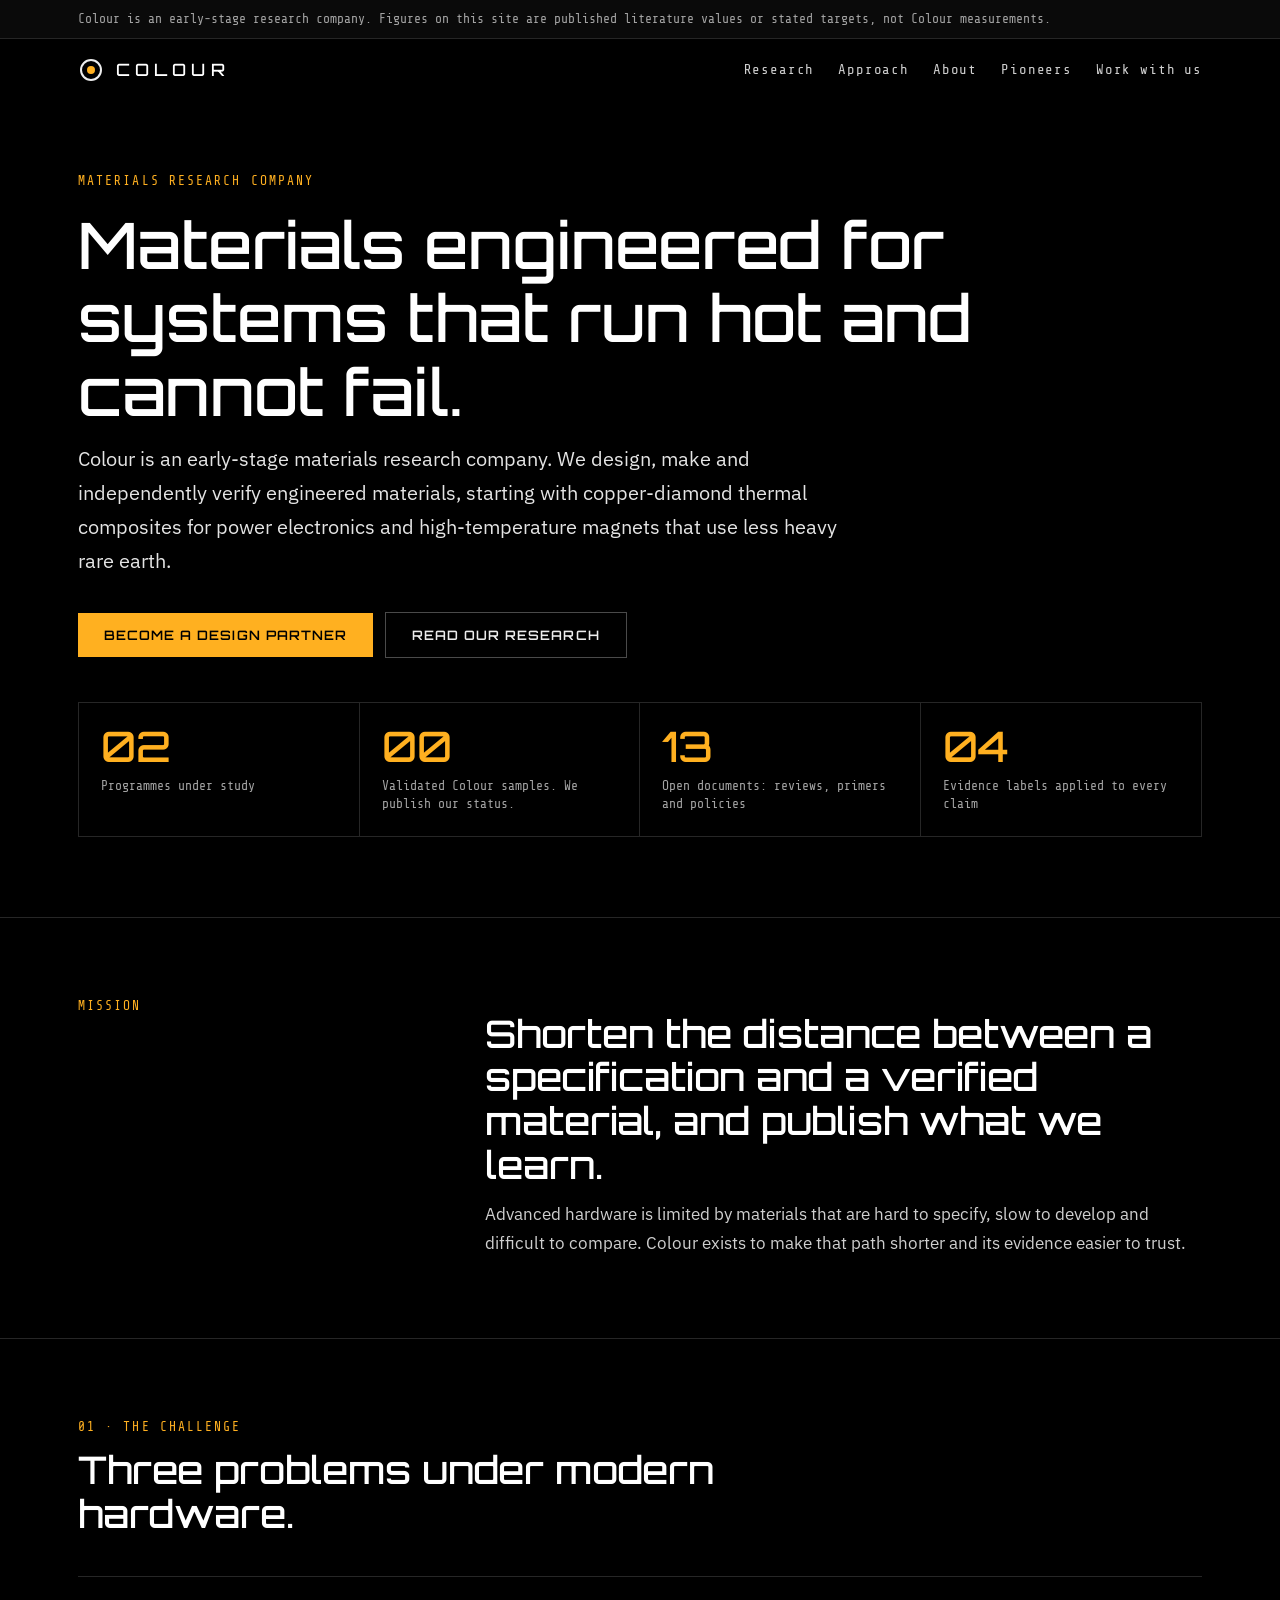
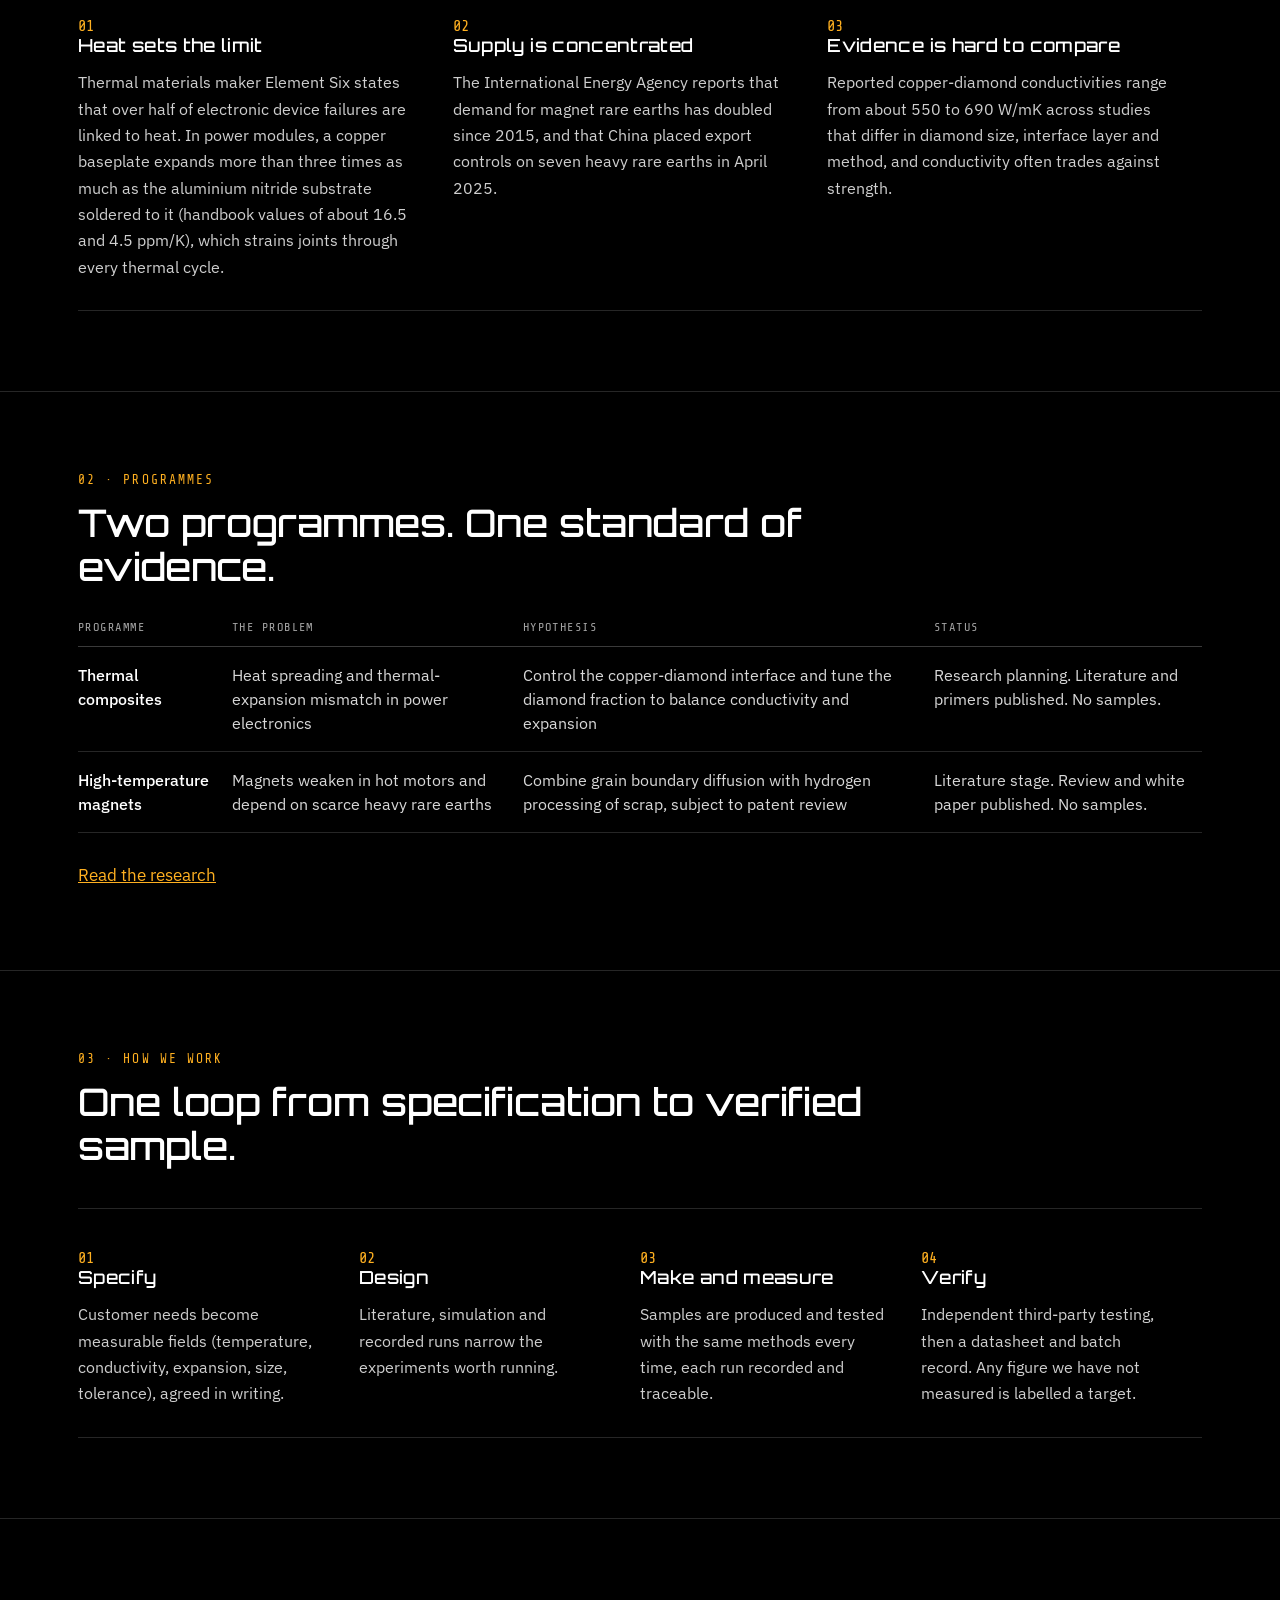
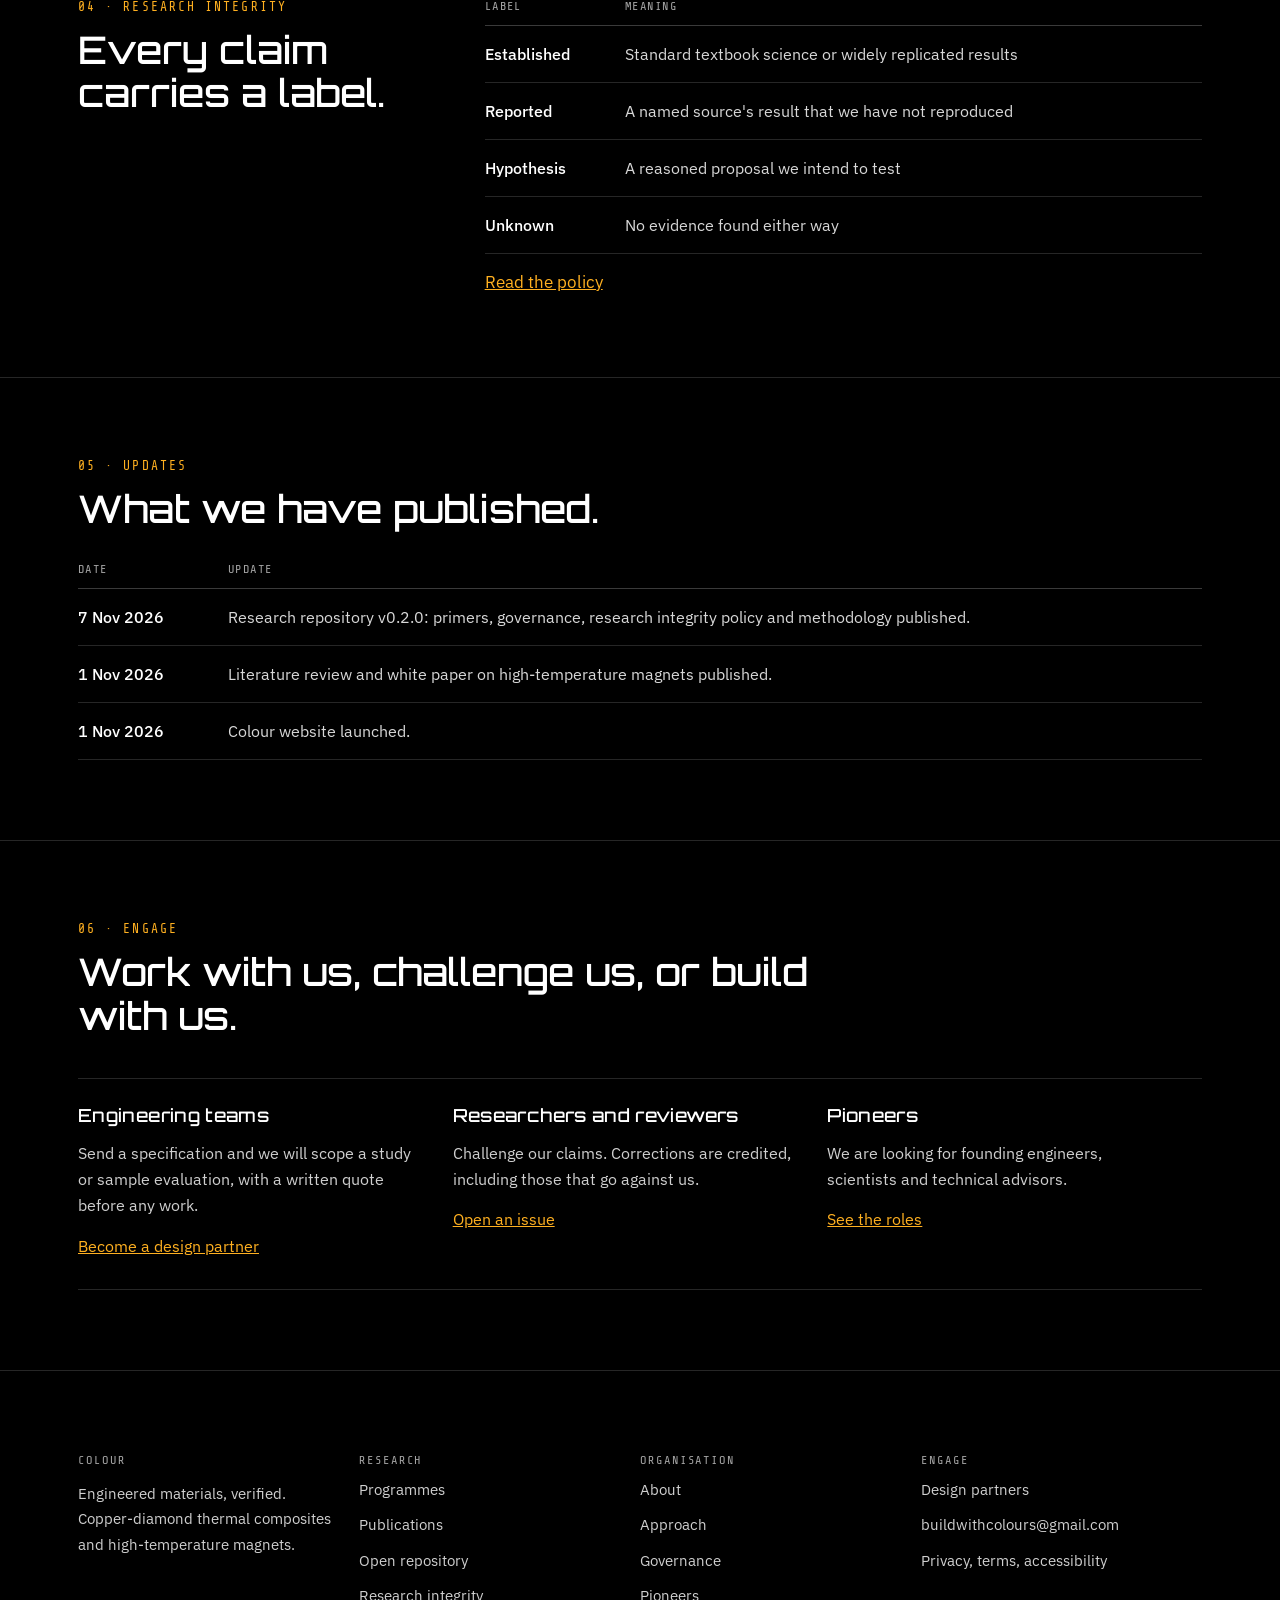
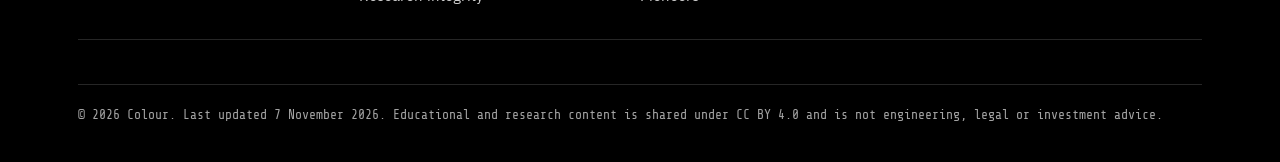
<file: index.html>
<!doctype html>
<html lang="en">
<head>
<meta charset="utf-8">
<meta name="viewport" content="width=device-width,initial-scale=1">
<title>Colour | Materials engineered for systems that run hot</title>
<meta name="description" content="Colour designs, makes and independently verifies engineered materials: copper-diamond thermal composites and high-temperature magnets.">
<meta name="theme-color" content="#000000">
<meta property="og:title" content="Colour | Materials engineered for systems that run hot">
<meta property="og:description" content="Colour designs, makes and independently verifies engineered materials: copper-diamond thermal composites and high-temperature magnets.">
<link rel="icon" href="data:image/svg+xml,%3Csvg xmlns='http://www.w3.org/2000/svg' viewBox='0 0 26 26'%3E%3Crect width='26' height='26' fill='%23000'/%3E%3Ccircle cx='13' cy='13' r='9' fill='none' stroke='%23eee' stroke-width='2'/%3E%3Ccircle cx='13' cy='13' r='3.5' fill='%23FFB020'/%3E%3C/svg%3E">
<link rel="preconnect" href="https://fonts.googleapis.com"><link rel="preconnect" href="https://fonts.gstatic.com" crossorigin>
<link href="https://fonts.googleapis.com/css2?family=IBM+Plex+Sans:wght@400;500&family=Orbitron:wght@500;600&family=Share+Tech+Mono&display=swap" rel="stylesheet">
<link rel="stylesheet" href="site.css">
</head>
<body>
<a class="skip" href="#main">Skip to content</a>
<div class="bar"><div class="w">Colour is an early-stage research company. Figures on this site are published literature values or stated targets, not Colour measurements.</div></div>
<header><div class="w hd">
<a class="logo" href="index.html" aria-label="Colour home"><svg width="26" height="26" viewBox="0 0 26 26" aria-hidden="true"><circle cx="13" cy="13" r="10" fill="none" stroke="#EDEDED" stroke-width="2"/><circle cx="13" cy="13" r="4" fill="#FFB020"/></svg>COLOUR</a>
<nav aria-label="Primary"><a href="research.html">Research</a><a href="approach.html">Approach</a><a href="about.html">About</a><a href="pioneers.html">Pioneers</a><a href="partner.html">Work with us</a></nav>
</div></header>
<main id="main">
<section class="w hero">
<p class="k">Materials research company</p>
<h1>Materials engineered for systems that run hot and cannot fail.</h1>
<p class="lead">Colour is an early-stage materials research company. We design, make and independently verify engineered materials, starting with copper-diamond thermal composites for power electronics and high-temperature magnets that use less heavy rare earth.</p>
<p style="margin-top:34px;max-width:none"><a class="btn" href="partner.html">Become a design partner</a> &nbsp; <a class="btn o" href="research.html">Read our research</a></p>
<div class="ro" role="list" aria-label="Status at a glance">
<div role="listitem"><b>02</b><span>Programmes under study</span></div>
<div role="listitem"><b>00</b><span>Validated Colour samples. We publish our status.</span></div>
<div role="listitem"><b>13</b><span>Open documents: reviews, primers and policies</span></div>
<div role="listitem"><b>04</b><span>Evidence labels applied to every claim</span></div>
</div>
</section>
<section class="s"><div class="w g2"><div><p class="k">Mission</p></div><div>
<h2>Shorten the distance between a specification and a verified material, and publish what we learn.</h2>
<p>Advanced hardware is limited by materials that are hard to specify, slow to develop and difficult to compare. Colour exists to make that path shorter and its evidence easier to trust.</p>
</div></div></section>
<section class="s"><div class="w"><p class="k">01 &middot; The challenge</p><h2>Three problems under modern hardware.</h2>
<div class="g3">
<div><p class="n">01</p><h3>Heat sets the limit</h3><p>Thermal materials maker Element Six states that over half of electronic device failures are linked to heat. In power modules, a copper baseplate expands more than three times as much as the aluminium nitride substrate soldered to it (handbook values of about 16.5 and 4.5 ppm/K), which strains joints through every thermal cycle.</p></div>
<div><p class="n">02</p><h3>Supply is concentrated</h3><p>The International Energy Agency reports that demand for magnet rare earths has doubled since 2015, and that China placed export controls on seven heavy rare earths in April 2025.</p></div>
<div><p class="n">03</p><h3>Evidence is hard to compare</h3><p>Reported copper-diamond conductivities range from about 550 to 690 W/mK across studies that differ in diamond size, interface layer and method, and conductivity often trades against strength.</p></div>
</div></div></section>
<section class="s"><div class="w"><p class="k">02 &middot; Programmes</p><h2>Two programmes. One standard of evidence.</h2>
<div class="tw"><table><thead><tr><th>Programme</th><th>The problem</th><th>Hypothesis</th><th>Status</th></tr></thead><tbody>
<tr><td>Thermal composites</td><td>Heat spreading and thermal-expansion mismatch in power electronics</td><td>Control the copper-diamond interface and tune the diamond fraction to balance conductivity and expansion</td><td>Research planning. Literature and primers published. No samples.</td></tr>
<tr><td>High-temperature magnets</td><td>Magnets weaken in hot motors and depend on scarce heavy rare earths</td><td>Combine grain boundary diffusion with hydrogen processing of scrap, subject to patent review</td><td>Literature stage. Review and white paper published. No samples.</td></tr>
</tbody></table></div>
<p style="margin-top:28px"><a href="research.html">Read the research</a></p></div></section>
<section class="s"><div class="w"><p class="k">03 &middot; How we work</p><h2>One loop from specification to verified sample.</h2>
<div class="g4">
<div><p class="n">01</p><h3>Specify</h3><p>Customer needs become measurable fields (temperature, conductivity, expansion, size, tolerance), agreed in writing.</p></div>
<div><p class="n">02</p><h3>Design</h3><p>Literature, simulation and recorded runs narrow the experiments worth running.</p></div>
<div><p class="n">03</p><h3>Make and measure</h3><p>Samples are produced and tested with the same methods every time, each run recorded and traceable.</p></div>
<div><p class="n">04</p><h3>Verify</h3><p>Independent third-party testing, then a datasheet and batch record. Any figure we have not measured is labelled a target.</p></div>
</div></div></section>
<section class="s"><div class="w g2"><div><p class="k">04 &middot; Research integrity</p><h2>Every claim carries a label.</h2></div>
<div><div class="tw" style="margin-top:0"><table><thead><tr><th>Label</th><th>Meaning</th></tr></thead><tbody>
<tr><td>Established</td><td>Standard textbook science or widely replicated results</td></tr>
<tr><td>Reported</td><td>A named source's result that we have not reproduced</td></tr>
<tr><td>Hypothesis</td><td>A reasoned proposal we intend to test</td></tr>
<tr><td>Unknown</td><td>No evidence found either way</td></tr></tbody></table></div>
<p><a href="https://github.com/thecolourfoundation/colour-materials-research/blob/main/docs/06-research-integrity.md">Read the policy</a></p></div></div></section>
<section class="s"><div class="w"><p class="k">05 &middot; Updates</p><h2>What we have published.</h2>
<div class="tw"><table><thead><tr><th style="width:150px">Date</th><th>Update</th></tr></thead><tbody>
<tr><td>7 Nov 2026</td><td>Research repository v0.2.0: primers, governance, research integrity policy and methodology published.</td></tr>
<tr><td>1 Nov 2026</td><td>Literature review and white paper on high-temperature magnets published.</td></tr>
<tr><td>1 Nov 2026</td><td>Colour website launched.</td></tr></tbody></table></div></div></section>
<section class="s"><div class="w"><p class="k">06 &middot; Engage</p><h2>Work with us, challenge us, or build with us.</h2>
<div class="g3">
<div><h3>Engineering teams</h3><p>Send a specification and we will scope a study or sample evaluation, with a written quote before any work.</p><p><a href="partner.html">Become a design partner</a></p></div>
<div><h3>Researchers and reviewers</h3><p>Challenge our claims. Corrections are credited, including those that go against us.</p><p><a href="https://github.com/thecolourfoundation/colour-materials-research/issues">Open an issue</a></p></div>
<div><h3>Pioneers</h3><p>We are looking for founding engineers, scientists and technical advisors.</p><p><a href="pioneers.html">See the roles</a></p></div>
</div></div></section>
</main>
<footer class="ft"><div class="w">
<div class="g4" style="margin-top:0;border-top:0">
<div><h3>Colour</h3><p style="font-size:15px">Engineered materials, verified. Copper-diamond thermal composites and high-temperature magnets.</p></div>
<div><h3>Research</h3><a href="research.html">Programmes</a><a href="research.html#publications">Publications</a><a href="https://github.com/thecolourfoundation/colour-materials-research">Open repository</a><a href="https://github.com/thecolourfoundation/colour-materials-research/blob/main/docs/06-research-integrity.md">Research integrity</a></div>
<div><h3>Organisation</h3><a href="about.html">About</a><a href="approach.html">Approach</a><a href="about.html#governance">Governance</a><a href="pioneers.html">Pioneers</a></div>
<div><h3>Engage</h3><a href="partner.html">Design partners</a><a href="mailto:buildwithcolours@gmail.com">buildwithcolours@gmail.com</a><a href="legal.html">Privacy, terms, accessibility</a></div>
</div>
<p class="fine">&copy; 2026 Colour. Last updated 7 November 2026. Educational and research content is shared under CC BY 4.0 and is not engineering, legal or investment advice.</p>
</div></footer>
</body>
</html>
</file>
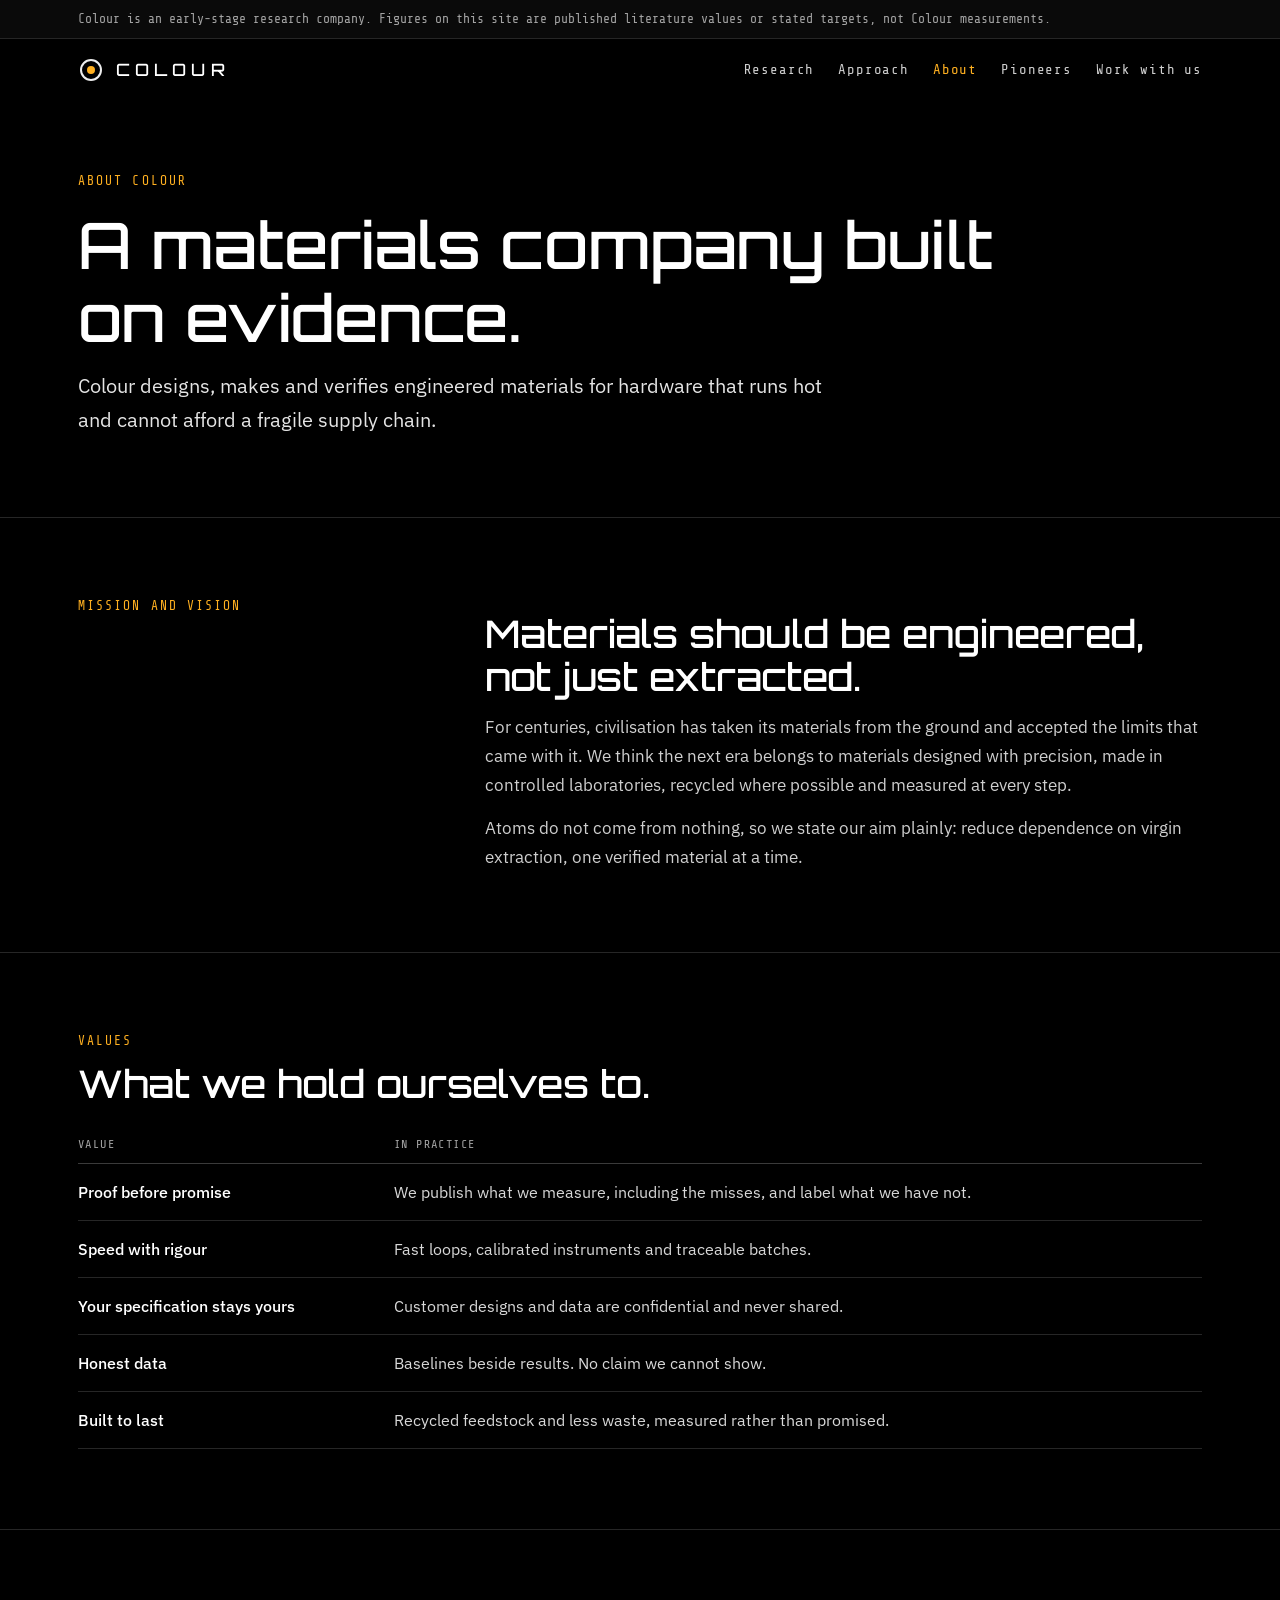
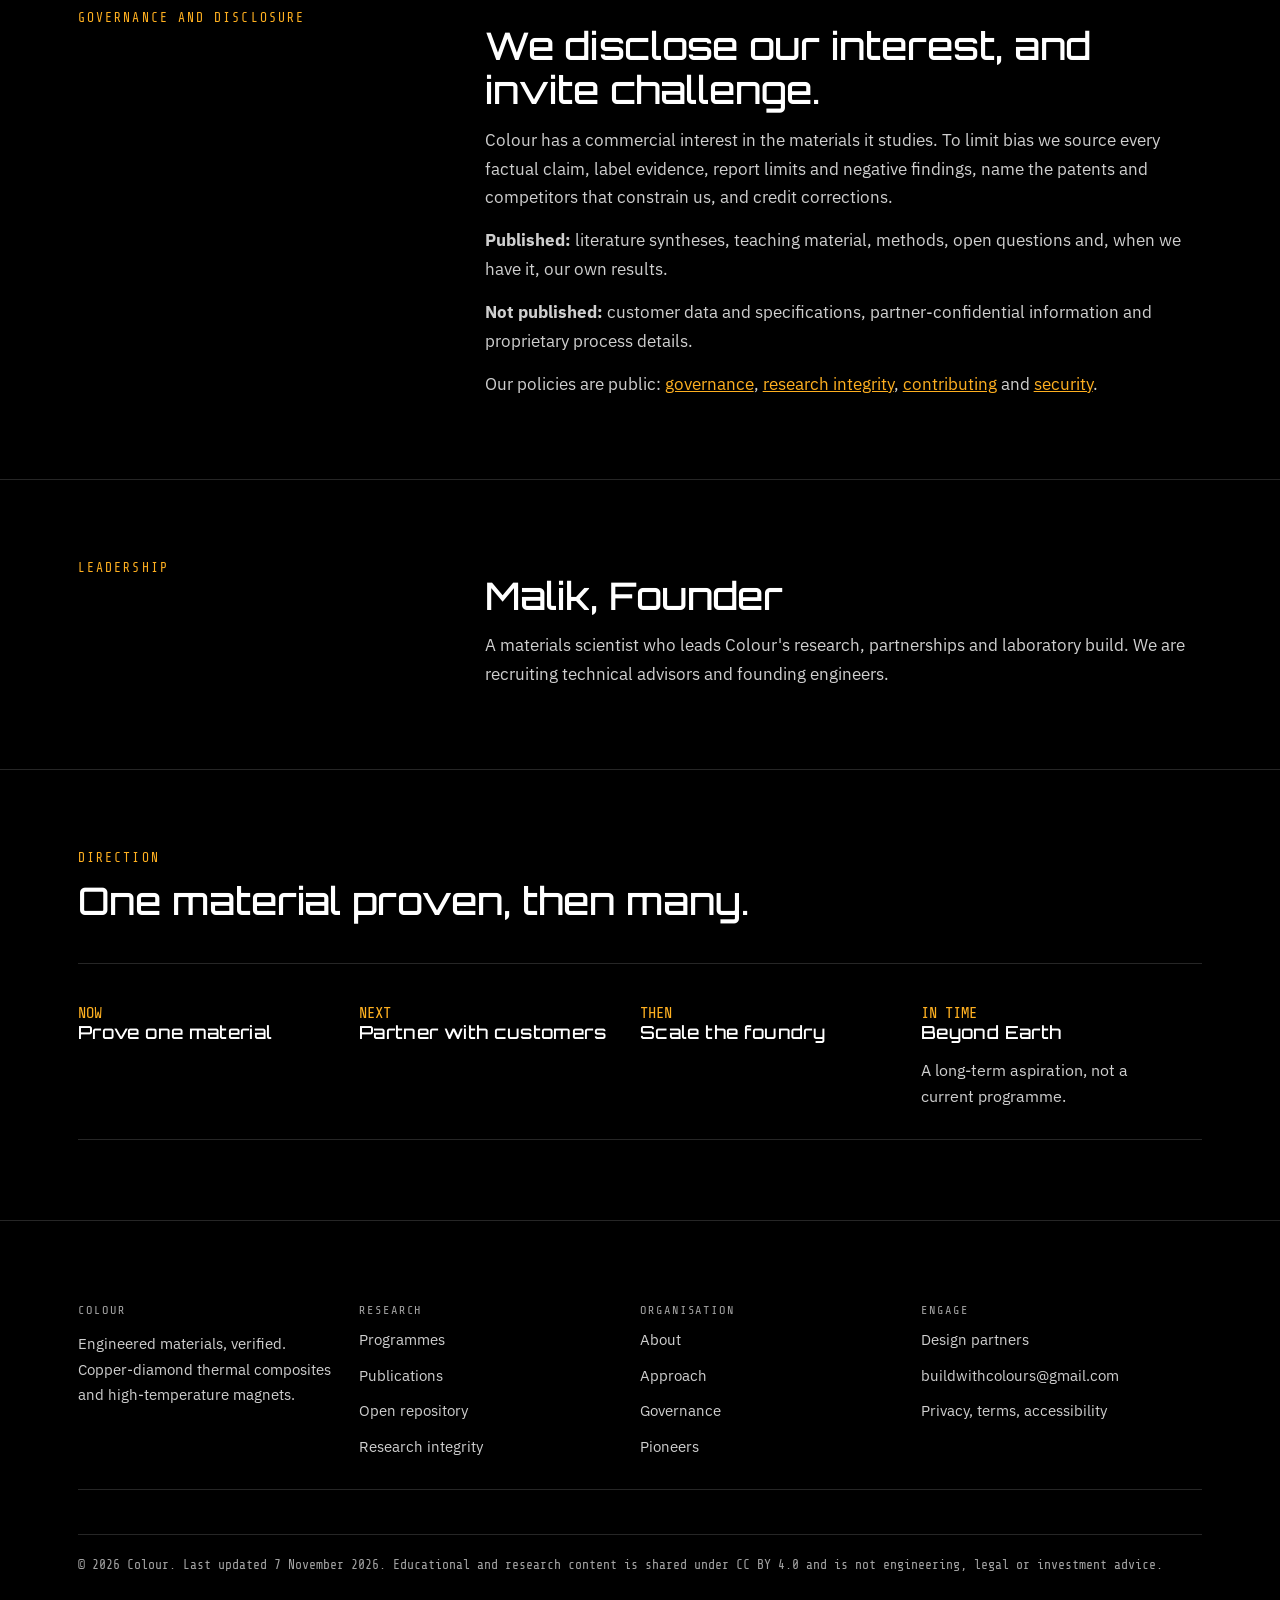
<file: about.html>
<!doctype html>
<html lang="en">
<head>
<meta charset="utf-8">
<meta name="viewport" content="width=device-width,initial-scale=1">
<title>About | Colour</title>
<meta name="description" content="Colour is a materials company built on evidence: mission, values, governance and disclosure.">
<meta name="theme-color" content="#000000">
<meta property="og:title" content="About | Colour">
<meta property="og:description" content="Colour is a materials company built on evidence: mission, values, governance and disclosure.">
<link rel="icon" href="data:image/svg+xml,%3Csvg xmlns='http://www.w3.org/2000/svg' viewBox='0 0 26 26'%3E%3Crect width='26' height='26' fill='%23000'/%3E%3Ccircle cx='13' cy='13' r='9' fill='none' stroke='%23eee' stroke-width='2'/%3E%3Ccircle cx='13' cy='13' r='3.5' fill='%23FFB020'/%3E%3C/svg%3E">
<link rel="preconnect" href="https://fonts.googleapis.com"><link rel="preconnect" href="https://fonts.gstatic.com" crossorigin>
<link href="https://fonts.googleapis.com/css2?family=IBM+Plex+Sans:wght@400;500&family=Orbitron:wght@500;600&family=Share+Tech+Mono&display=swap" rel="stylesheet">
<link rel="stylesheet" href="site.css">
</head>
<body>
<a class="skip" href="#main">Skip to content</a>
<div class="bar"><div class="w">Colour is an early-stage research company. Figures on this site are published literature values or stated targets, not Colour measurements.</div></div>
<header><div class="w hd">
<a class="logo" href="index.html" aria-label="Colour home"><svg width="26" height="26" viewBox="0 0 26 26" aria-hidden="true"><circle cx="13" cy="13" r="10" fill="none" stroke="#EDEDED" stroke-width="2"/><circle cx="13" cy="13" r="4" fill="#FFB020"/></svg>COLOUR</a>
<nav aria-label="Primary"><a href="research.html">Research</a><a href="approach.html">Approach</a><a href="about.html" aria-current="page">About</a><a href="pioneers.html">Pioneers</a><a href="partner.html">Work with us</a></nav>
</div></header>
<main id="main">
<section class="w hero"><p class="k">About Colour</p><h1>A materials company built on evidence.</h1>
<p class="lead">Colour designs, makes and verifies engineered materials for hardware that runs hot and cannot afford a fragile supply chain.</p></section>
<section class="s"><div class="w g2"><div><p class="k">Mission and vision</p></div><div>
<h2>Materials should be engineered, not just extracted.</h2>
<p>For centuries, civilisation has taken its materials from the ground and accepted the limits that came with it. We think the next era belongs to materials designed with precision, made in controlled laboratories, recycled where possible and measured at every step.</p>
<p>Atoms do not come from nothing, so we state our aim plainly: reduce dependence on virgin extraction, one verified material at a time.</p></div></div></section>
<section class="s"><div class="w"><p class="k">Values</p><h2>What we hold ourselves to.</h2>
<div class="tw"><table><thead><tr><th>Value</th><th>In practice</th></tr></thead><tbody>
<tr><td>Proof before promise</td><td>We publish what we measure, including the misses, and label what we have not.</td></tr>
<tr><td>Speed with rigour</td><td>Fast loops, calibrated instruments and traceable batches.</td></tr>
<tr><td>Your specification stays yours</td><td>Customer designs and data are confidential and never shared.</td></tr>
<tr><td>Honest data</td><td>Baselines beside results. No claim we cannot show.</td></tr>
<tr><td>Built to last</td><td>Recycled feedstock and less waste, measured rather than promised.</td></tr></tbody></table></div></div></section>
<section class="s" id="governance"><div class="w g2"><div><p class="k">Governance and disclosure</p></div><div>
<h2>We disclose our interest, and invite challenge.</h2>
<p>Colour has a commercial interest in the materials it studies. To limit bias we source every factual claim, label evidence, report limits and negative findings, name the patents and competitors that constrain us, and credit corrections.</p>
<p><strong>Published:</strong> literature syntheses, teaching material, methods, open questions and, when we have it, our own results.</p>
<p><strong>Not published:</strong> customer data and specifications, partner-confidential information and proprietary process details.</p>
<p>Our policies are public: <a href="https://github.com/thecolourfoundation/colour-materials-research/blob/main/GOVERNANCE.md">governance</a>, <a href="https://github.com/thecolourfoundation/colour-materials-research/blob/main/docs/06-research-integrity.md">research integrity</a>, <a href="https://github.com/thecolourfoundation/colour-materials-research/blob/main/CONTRIBUTING.md">contributing</a> and <a href="https://github.com/thecolourfoundation/colour-materials-research/blob/main/SECURITY.md">security</a>.</p></div></div></section>
<section class="s"><div class="w g2"><div><p class="k">Leadership</p></div><div>
<h2>Malik, Founder</h2>
<p>A materials scientist who leads Colour's research, partnerships and laboratory build. We are recruiting technical advisors and founding engineers.</p></div></div></section>
<section class="s"><div class="w"><p class="k">Direction</p><h2>One material proven, then many.</h2>
<div class="g4"><div><p class="n">NOW</p><h3>Prove one material</h3></div><div><p class="n">NEXT</p><h3>Partner with customers</h3></div><div><p class="n">THEN</p><h3>Scale the foundry</h3></div><div><p class="n">IN TIME</p><h3>Beyond Earth</h3><p>A long-term aspiration, not a current programme.</p></div></div></div></section>
</main>
<footer class="ft"><div class="w">
<div class="g4" style="margin-top:0;border-top:0">
<div><h3>Colour</h3><p style="font-size:15px">Engineered materials, verified. Copper-diamond thermal composites and high-temperature magnets.</p></div>
<div><h3>Research</h3><a href="research.html">Programmes</a><a href="research.html#publications">Publications</a><a href="https://github.com/thecolourfoundation/colour-materials-research">Open repository</a><a href="https://github.com/thecolourfoundation/colour-materials-research/blob/main/docs/06-research-integrity.md">Research integrity</a></div>
<div><h3>Organisation</h3><a href="about.html">About</a><a href="approach.html">Approach</a><a href="about.html#governance">Governance</a><a href="pioneers.html">Pioneers</a></div>
<div><h3>Engage</h3><a href="partner.html">Design partners</a><a href="mailto:buildwithcolours@gmail.com">buildwithcolours@gmail.com</a><a href="legal.html">Privacy, terms, accessibility</a></div>
</div>
<p class="fine">&copy; 2026 Colour. Last updated 7 November 2026. Educational and research content is shared under CC BY 4.0 and is not engineering, legal or investment advice.</p>
</div></footer>
</body>
</html>
</file>
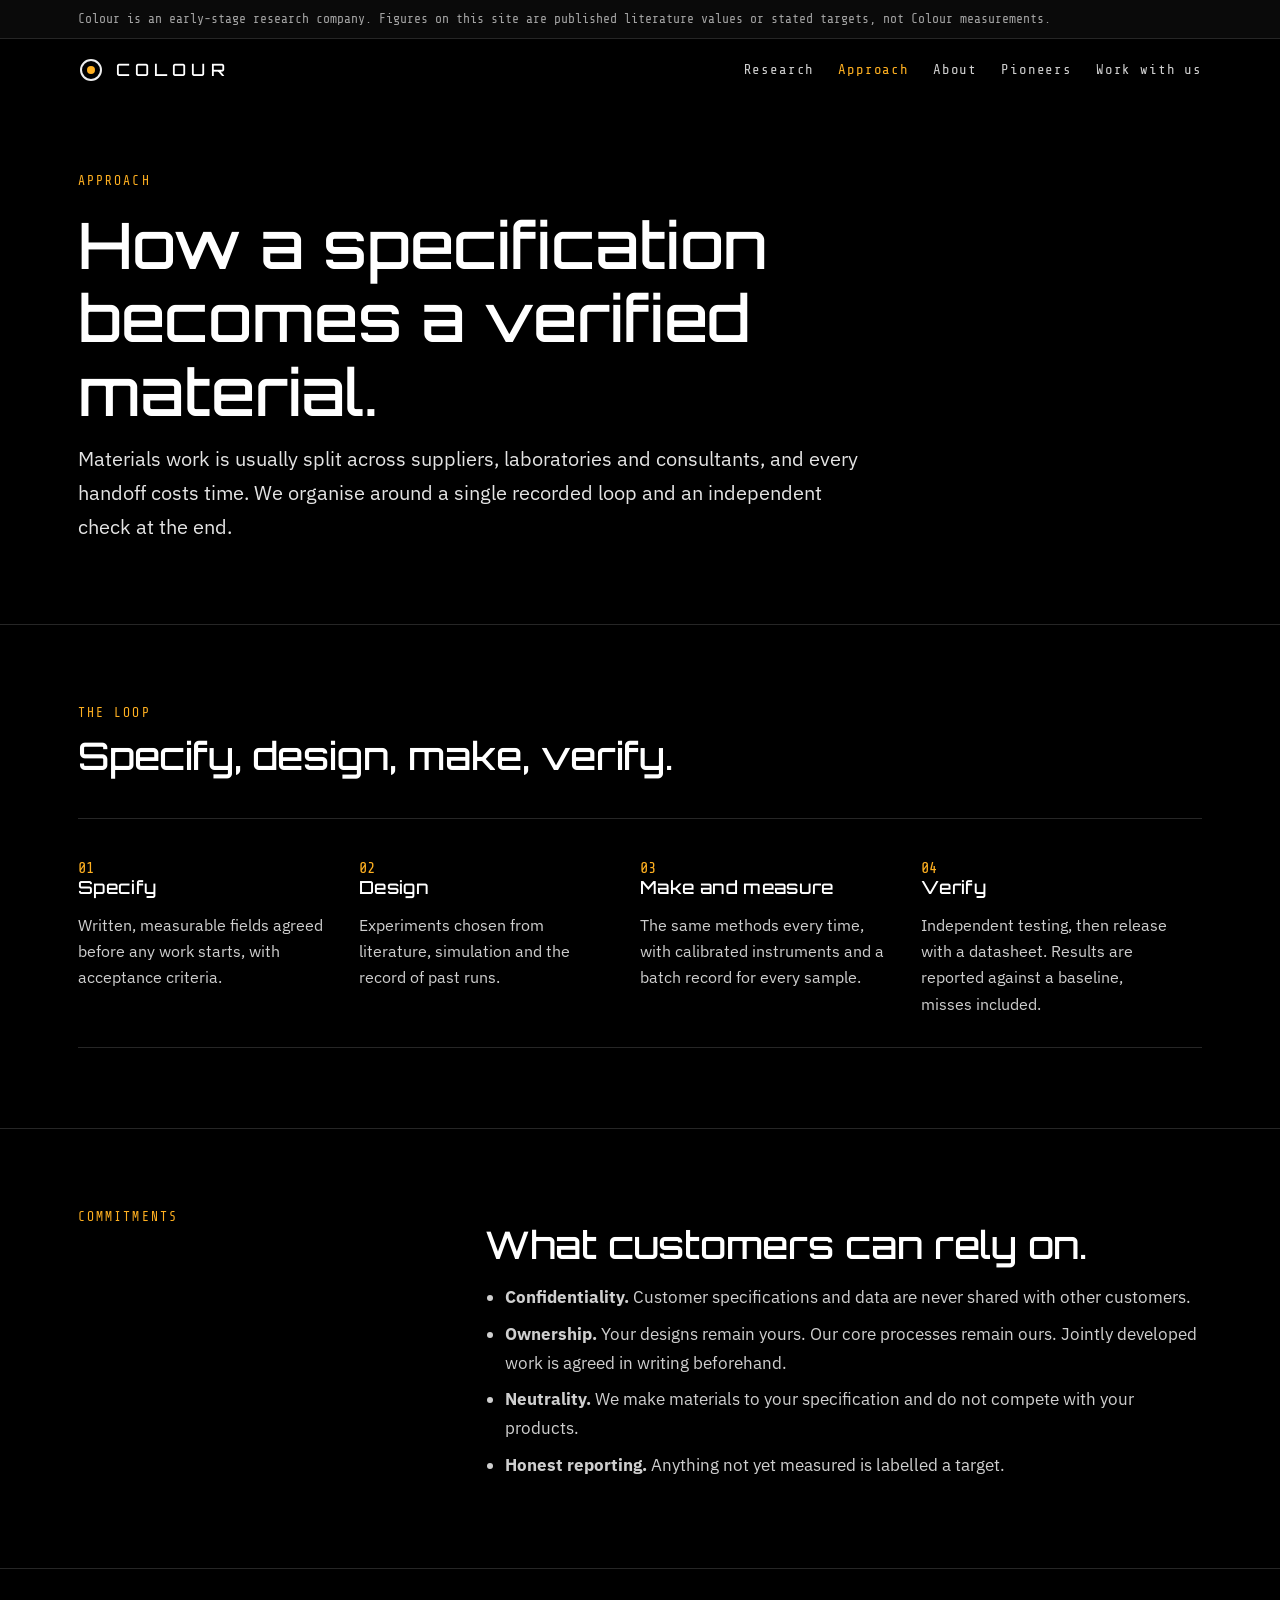
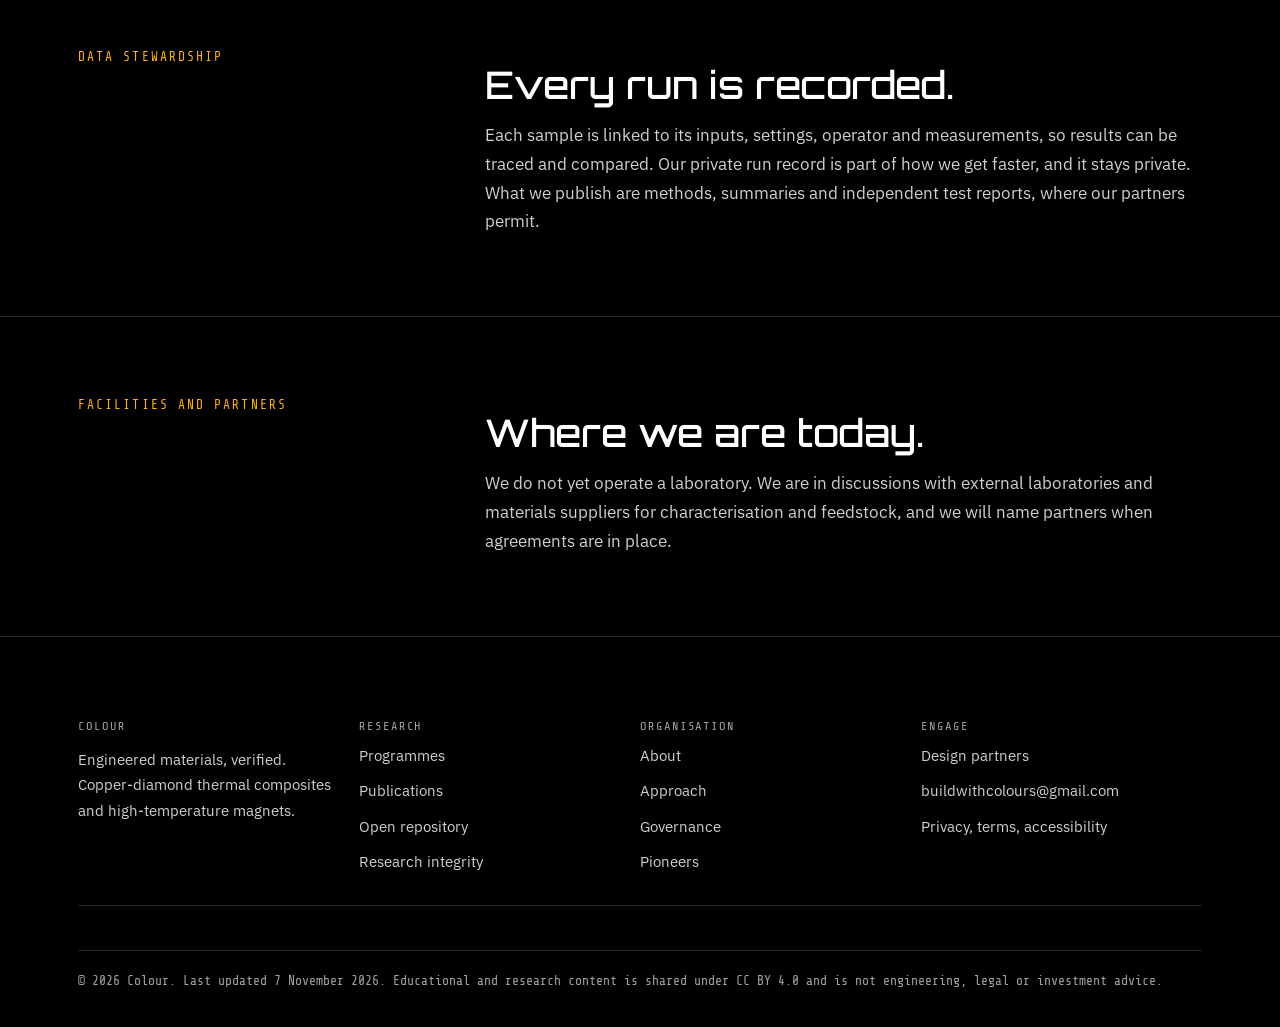
<file: approach.html>
<!doctype html>
<html lang="en">
<head>
<meta charset="utf-8">
<meta name="viewport" content="width=device-width,initial-scale=1">
<title>Approach | Colour</title>
<meta name="description" content="How a specification becomes a verified material: one recorded loop and independent verification.">
<meta name="theme-color" content="#000000">
<meta property="og:title" content="Approach | Colour">
<meta property="og:description" content="How a specification becomes a verified material: one recorded loop and independent verification.">
<link rel="icon" href="data:image/svg+xml,%3Csvg xmlns='http://www.w3.org/2000/svg' viewBox='0 0 26 26'%3E%3Crect width='26' height='26' fill='%23000'/%3E%3Ccircle cx='13' cy='13' r='9' fill='none' stroke='%23eee' stroke-width='2'/%3E%3Ccircle cx='13' cy='13' r='3.5' fill='%23FFB020'/%3E%3C/svg%3E">
<link rel="preconnect" href="https://fonts.googleapis.com"><link rel="preconnect" href="https://fonts.gstatic.com" crossorigin>
<link href="https://fonts.googleapis.com/css2?family=IBM+Plex+Sans:wght@400;500&family=Orbitron:wght@500;600&family=Share+Tech+Mono&display=swap" rel="stylesheet">
<link rel="stylesheet" href="site.css">
</head>
<body>
<a class="skip" href="#main">Skip to content</a>
<div class="bar"><div class="w">Colour is an early-stage research company. Figures on this site are published literature values or stated targets, not Colour measurements.</div></div>
<header><div class="w hd">
<a class="logo" href="index.html" aria-label="Colour home"><svg width="26" height="26" viewBox="0 0 26 26" aria-hidden="true"><circle cx="13" cy="13" r="10" fill="none" stroke="#EDEDED" stroke-width="2"/><circle cx="13" cy="13" r="4" fill="#FFB020"/></svg>COLOUR</a>
<nav aria-label="Primary"><a href="research.html">Research</a><a href="approach.html" aria-current="page">Approach</a><a href="about.html">About</a><a href="pioneers.html">Pioneers</a><a href="partner.html">Work with us</a></nav>
</div></header>
<main id="main">
<section class="w hero"><p class="k">Approach</p><h1>How a specification becomes a verified material.</h1>
<p class="lead">Materials work is usually split across suppliers, laboratories and consultants, and every handoff costs time. We organise around a single recorded loop and an independent check at the end.</p></section>
<section class="s"><div class="w"><p class="k">The loop</p><h2>Specify, design, make, verify.</h2>
<div class="g4">
<div><p class="n">01</p><h3>Specify</h3><p>Written, measurable fields agreed before any work starts, with acceptance criteria.</p></div>
<div><p class="n">02</p><h3>Design</h3><p>Experiments chosen from literature, simulation and the record of past runs.</p></div>
<div><p class="n">03</p><h3>Make and measure</h3><p>The same methods every time, with calibrated instruments and a batch record for every sample.</p></div>
<div><p class="n">04</p><h3>Verify</h3><p>Independent testing, then release with a datasheet. Results are reported against a baseline, misses included.</p></div></div></div></section>
<section class="s"><div class="w g2"><div><p class="k">Commitments</p></div><div>
<h2>What customers can rely on.</h2>
<ul class="l"><li><strong>Confidentiality.</strong> Customer specifications and data are never shared with other customers.</li><li><strong>Ownership.</strong> Your designs remain yours. Our core processes remain ours. Jointly developed work is agreed in writing beforehand.</li><li><strong>Neutrality.</strong> We make materials to your specification and do not compete with your products.</li><li><strong>Honest reporting.</strong> Anything not yet measured is labelled a target.</li></ul></div></div></section>
<section class="s"><div class="w g2"><div><p class="k">Data stewardship</p></div><div>
<h2>Every run is recorded.</h2>
<p>Each sample is linked to its inputs, settings, operator and measurements, so results can be traced and compared. Our private run record is part of how we get faster, and it stays private. What we publish are methods, summaries and independent test reports, where our partners permit.</p></div></div></section>
<section class="s"><div class="w g2"><div><p class="k">Facilities and partners</p></div><div>
<h2>Where we are today.</h2>
<p>We do not yet operate a laboratory. We are in discussions with external laboratories and materials suppliers for characterisation and feedstock, and we will name partners when agreements are in place.</p></div></div></section>
</main>
<footer class="ft"><div class="w">
<div class="g4" style="margin-top:0;border-top:0">
<div><h3>Colour</h3><p style="font-size:15px">Engineered materials, verified. Copper-diamond thermal composites and high-temperature magnets.</p></div>
<div><h3>Research</h3><a href="research.html">Programmes</a><a href="research.html#publications">Publications</a><a href="https://github.com/thecolourfoundation/colour-materials-research">Open repository</a><a href="https://github.com/thecolourfoundation/colour-materials-research/blob/main/docs/06-research-integrity.md">Research integrity</a></div>
<div><h3>Organisation</h3><a href="about.html">About</a><a href="approach.html">Approach</a><a href="about.html#governance">Governance</a><a href="pioneers.html">Pioneers</a></div>
<div><h3>Engage</h3><a href="partner.html">Design partners</a><a href="mailto:buildwithcolours@gmail.com">buildwithcolours@gmail.com</a><a href="legal.html">Privacy, terms, accessibility</a></div>
</div>
<p class="fine">&copy; 2026 Colour. Last updated 7 November 2026. Educational and research content is shared under CC BY 4.0 and is not engineering, legal or investment advice.</p>
</div></footer>
</body>
</html>
</file>
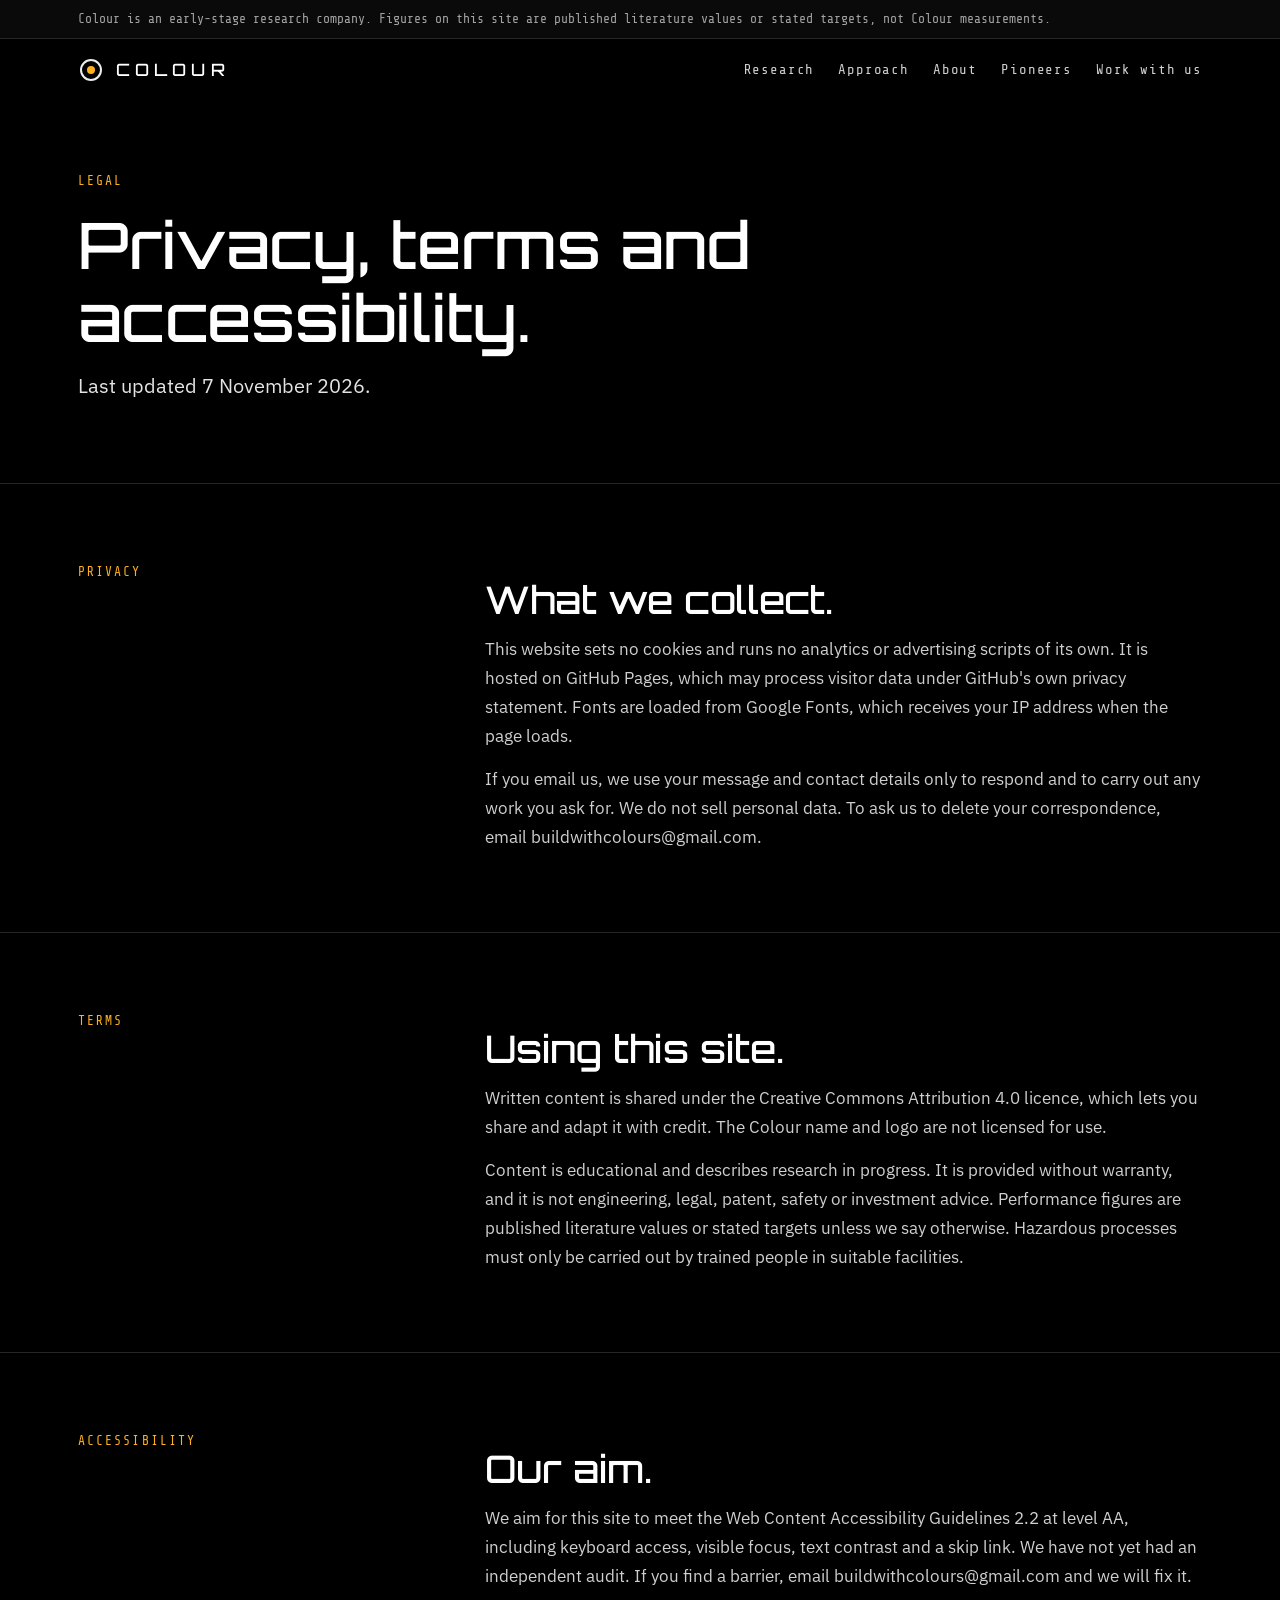
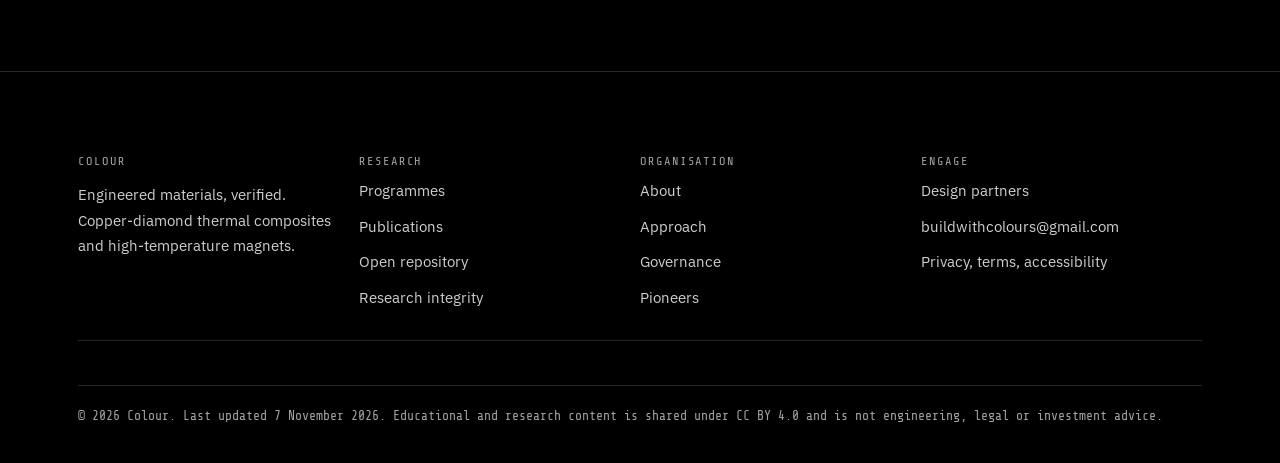
<file: legal.html>
<!doctype html>
<html lang="en">
<head>
<meta charset="utf-8">
<meta name="viewport" content="width=device-width,initial-scale=1">
<title>Legal | Colour</title>
<meta name="description" content="Privacy, terms and accessibility for the Colour website.">
<meta name="theme-color" content="#000000">
<meta property="og:title" content="Legal | Colour">
<meta property="og:description" content="Privacy, terms and accessibility for the Colour website.">
<link rel="icon" href="data:image/svg+xml,%3Csvg xmlns='http://www.w3.org/2000/svg' viewBox='0 0 26 26'%3E%3Crect width='26' height='26' fill='%23000'/%3E%3Ccircle cx='13' cy='13' r='9' fill='none' stroke='%23eee' stroke-width='2'/%3E%3Ccircle cx='13' cy='13' r='3.5' fill='%23FFB020'/%3E%3C/svg%3E">
<link rel="preconnect" href="https://fonts.googleapis.com"><link rel="preconnect" href="https://fonts.gstatic.com" crossorigin>
<link href="https://fonts.googleapis.com/css2?family=IBM+Plex+Sans:wght@400;500&family=Orbitron:wght@500;600&family=Share+Tech+Mono&display=swap" rel="stylesheet">
<link rel="stylesheet" href="site.css">
</head>
<body>
<a class="skip" href="#main">Skip to content</a>
<div class="bar"><div class="w">Colour is an early-stage research company. Figures on this site are published literature values or stated targets, not Colour measurements.</div></div>
<header><div class="w hd">
<a class="logo" href="index.html" aria-label="Colour home"><svg width="26" height="26" viewBox="0 0 26 26" aria-hidden="true"><circle cx="13" cy="13" r="10" fill="none" stroke="#EDEDED" stroke-width="2"/><circle cx="13" cy="13" r="4" fill="#FFB020"/></svg>COLOUR</a>
<nav aria-label="Primary"><a href="research.html">Research</a><a href="approach.html">Approach</a><a href="about.html">About</a><a href="pioneers.html">Pioneers</a><a href="partner.html">Work with us</a></nav>
</div></header>
<main id="main">
<section class="w hero"><p class="k">Legal</p><h1>Privacy, terms and accessibility.</h1><p class="lead">Last updated 7 November 2026.</p></section>
<section class="s" id="privacy"><div class="w g2"><div><p class="k">Privacy</p></div><div>
<h2>What we collect.</h2>
<p>This website sets no cookies and runs no analytics or advertising scripts of its own. It is hosted on GitHub Pages, which may process visitor data under GitHub's own privacy statement. Fonts are loaded from Google Fonts, which receives your IP address when the page loads.</p>
<p>If you email us, we use your message and contact details only to respond and to carry out any work you ask for. We do not sell personal data. To ask us to delete your correspondence, email buildwithcolours@gmail.com.</p></div></div></section>
<section class="s" id="terms"><div class="w g2"><div><p class="k">Terms</p></div><div>
<h2>Using this site.</h2>
<p>Written content is shared under the Creative Commons Attribution 4.0 licence, which lets you share and adapt it with credit. The Colour name and logo are not licensed for use.</p>
<p>Content is educational and describes research in progress. It is provided without warranty, and it is not engineering, legal, patent, safety or investment advice. Performance figures are published literature values or stated targets unless we say otherwise. Hazardous processes must only be carried out by trained people in suitable facilities.</p></div></div></section>
<section class="s" id="accessibility"><div class="w g2"><div><p class="k">Accessibility</p></div><div>
<h2>Our aim.</h2>
<p>We aim for this site to meet the Web Content Accessibility Guidelines 2.2 at level AA, including keyboard access, visible focus, text contrast and a skip link. We have not yet had an independent audit. If you find a barrier, email buildwithcolours@gmail.com and we will fix it.</p></div></div></section>
</main>
<footer class="ft"><div class="w">
<div class="g4" style="margin-top:0;border-top:0">
<div><h3>Colour</h3><p style="font-size:15px">Engineered materials, verified. Copper-diamond thermal composites and high-temperature magnets.</p></div>
<div><h3>Research</h3><a href="research.html">Programmes</a><a href="research.html#publications">Publications</a><a href="https://github.com/thecolourfoundation/colour-materials-research">Open repository</a><a href="https://github.com/thecolourfoundation/colour-materials-research/blob/main/docs/06-research-integrity.md">Research integrity</a></div>
<div><h3>Organisation</h3><a href="about.html">About</a><a href="approach.html">Approach</a><a href="about.html#governance">Governance</a><a href="pioneers.html">Pioneers</a></div>
<div><h3>Engage</h3><a href="partner.html">Design partners</a><a href="mailto:buildwithcolours@gmail.com">buildwithcolours@gmail.com</a><a href="legal.html">Privacy, terms, accessibility</a></div>
</div>
<p class="fine">&copy; 2026 Colour. Last updated 7 November 2026. Educational and research content is shared under CC BY 4.0 and is not engineering, legal or investment advice.</p>
</div></footer>
</body>
</html>
</file>
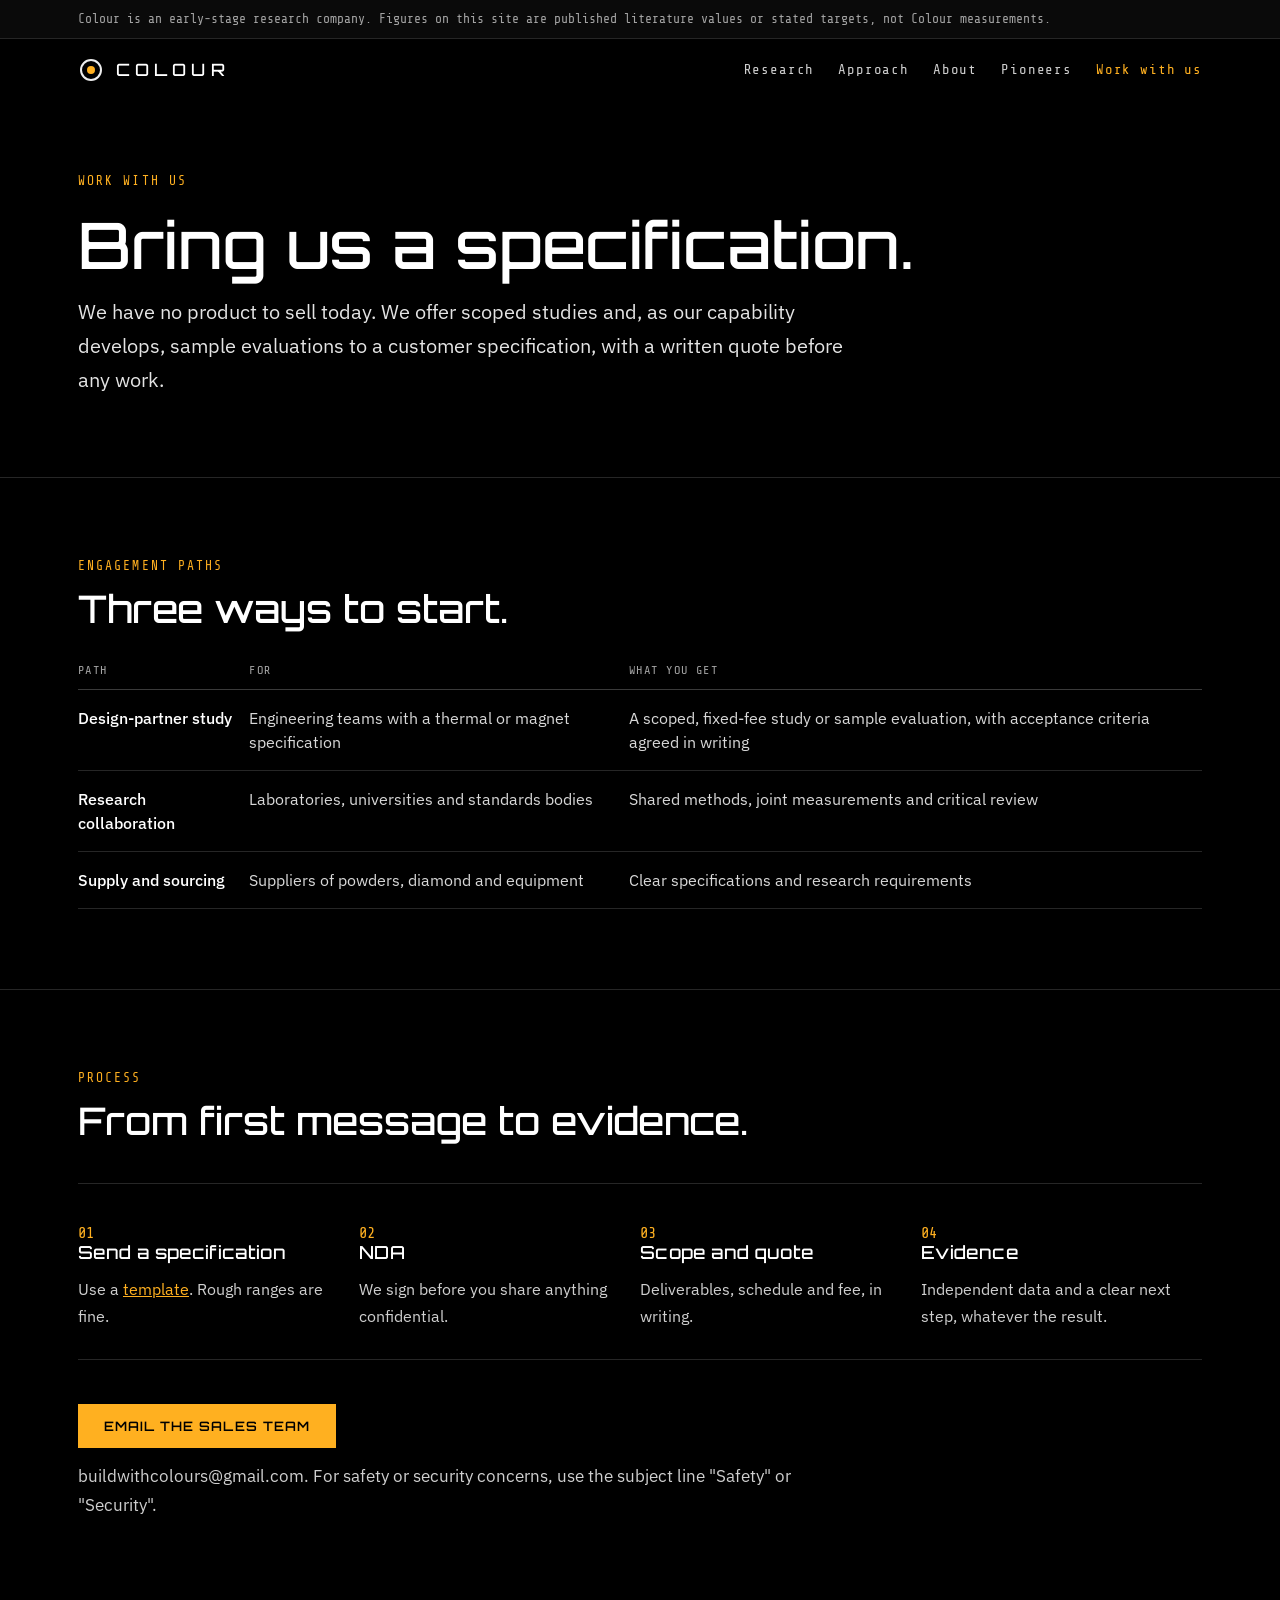
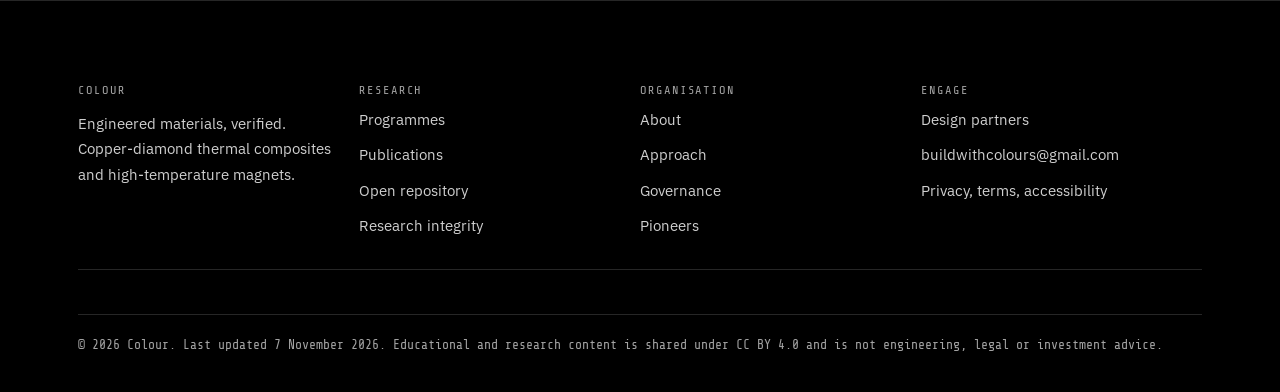
<file: partner.html>
<!doctype html>
<html lang="en">
<head>
<meta charset="utf-8">
<meta name="viewport" content="width=device-width,initial-scale=1">
<title>Work with us | Colour</title>
<meta name="description" content="Bring Colour a thermal or magnet specification. Scoped studies and sample evaluations with a written quote.">
<meta name="theme-color" content="#000000">
<meta property="og:title" content="Work with us | Colour">
<meta property="og:description" content="Bring Colour a thermal or magnet specification. Scoped studies and sample evaluations with a written quote.">
<link rel="icon" href="data:image/svg+xml,%3Csvg xmlns='http://www.w3.org/2000/svg' viewBox='0 0 26 26'%3E%3Crect width='26' height='26' fill='%23000'/%3E%3Ccircle cx='13' cy='13' r='9' fill='none' stroke='%23eee' stroke-width='2'/%3E%3Ccircle cx='13' cy='13' r='3.5' fill='%23FFB020'/%3E%3C/svg%3E">
<link rel="preconnect" href="https://fonts.googleapis.com"><link rel="preconnect" href="https://fonts.gstatic.com" crossorigin>
<link href="https://fonts.googleapis.com/css2?family=IBM+Plex+Sans:wght@400;500&family=Orbitron:wght@500;600&family=Share+Tech+Mono&display=swap" rel="stylesheet">
<link rel="stylesheet" href="site.css">
</head>
<body>
<a class="skip" href="#main">Skip to content</a>
<div class="bar"><div class="w">Colour is an early-stage research company. Figures on this site are published literature values or stated targets, not Colour measurements.</div></div>
<header><div class="w hd">
<a class="logo" href="index.html" aria-label="Colour home"><svg width="26" height="26" viewBox="0 0 26 26" aria-hidden="true"><circle cx="13" cy="13" r="10" fill="none" stroke="#EDEDED" stroke-width="2"/><circle cx="13" cy="13" r="4" fill="#FFB020"/></svg>COLOUR</a>
<nav aria-label="Primary"><a href="research.html">Research</a><a href="approach.html">Approach</a><a href="about.html">About</a><a href="pioneers.html">Pioneers</a><a href="partner.html" aria-current="page">Work with us</a></nav>
</div></header>
<main id="main">
<section class="w hero"><p class="k">Work with us</p><h1>Bring us a specification.</h1>
<p class="lead">We have no product to sell today. We offer scoped studies and, as our capability develops, sample evaluations to a customer specification, with a written quote before any work.</p></section>
<section class="s"><div class="w"><p class="k">Engagement paths</p><h2>Three ways to start.</h2>
<div class="tw"><table><thead><tr><th>Path</th><th>For</th><th>What you get</th></tr></thead><tbody>
<tr><td>Design-partner study</td><td>Engineering teams with a thermal or magnet specification</td><td>A scoped, fixed-fee study or sample evaluation, with acceptance criteria agreed in writing</td></tr>
<tr><td>Research collaboration</td><td>Laboratories, universities and standards bodies</td><td>Shared methods, joint measurements and critical review</td></tr>
<tr><td>Supply and sourcing</td><td>Suppliers of powders, diamond and equipment</td><td>Clear specifications and research requirements</td></tr></tbody></table></div></div></section>
<section class="s"><div class="w"><p class="k">Process</p><h2>From first message to evidence.</h2>
<div class="g4"><div><p class="n">01</p><h3>Send a specification</h3><p>Use a <a href="https://github.com/thecolourfoundation/colour-materials-research/tree/main/templates">template</a>. Rough ranges are fine.</p></div>
<div><p class="n">02</p><h3>NDA</h3><p>We sign before you share anything confidential.</p></div>
<div><p class="n">03</p><h3>Scope and quote</h3><p>Deliverables, schedule and fee, in writing.</p></div>
<div><p class="n">04</p><h3>Evidence</h3><p>Independent data and a clear next step, whatever the result.</p></div></div>
<p style="margin-top:44px"><a class="btn" href="mailto:buildwithcolours@gmail.com?subject=Colour%3A%20specification&body=Name%3A%0ACompany%3A%0AProgramme%20(thermal%20composites%2C%20magnets%2C%20other)%3A%0AOperating%20temperature%3A%0ATarget%20properties%3A%0ADimensions%20and%20volumes%3A%0A">Email the sales team</a></p>
<p>buildwithcolours@gmail.com. For safety or security concerns, use the subject line "Safety" or "Security".</p></div></section>
</main>
<footer class="ft"><div class="w">
<div class="g4" style="margin-top:0;border-top:0">
<div><h3>Colour</h3><p style="font-size:15px">Engineered materials, verified. Copper-diamond thermal composites and high-temperature magnets.</p></div>
<div><h3>Research</h3><a href="research.html">Programmes</a><a href="research.html#publications">Publications</a><a href="https://github.com/thecolourfoundation/colour-materials-research">Open repository</a><a href="https://github.com/thecolourfoundation/colour-materials-research/blob/main/docs/06-research-integrity.md">Research integrity</a></div>
<div><h3>Organisation</h3><a href="about.html">About</a><a href="approach.html">Approach</a><a href="about.html#governance">Governance</a><a href="pioneers.html">Pioneers</a></div>
<div><h3>Engage</h3><a href="partner.html">Design partners</a><a href="mailto:buildwithcolours@gmail.com">buildwithcolours@gmail.com</a><a href="legal.html">Privacy, terms, accessibility</a></div>
</div>
<p class="fine">&copy; 2026 Colour. Last updated 7 November 2026. Educational and research content is shared under CC BY 4.0 and is not engineering, legal or investment advice.</p>
</div></footer>
</body>
</html>
</file>
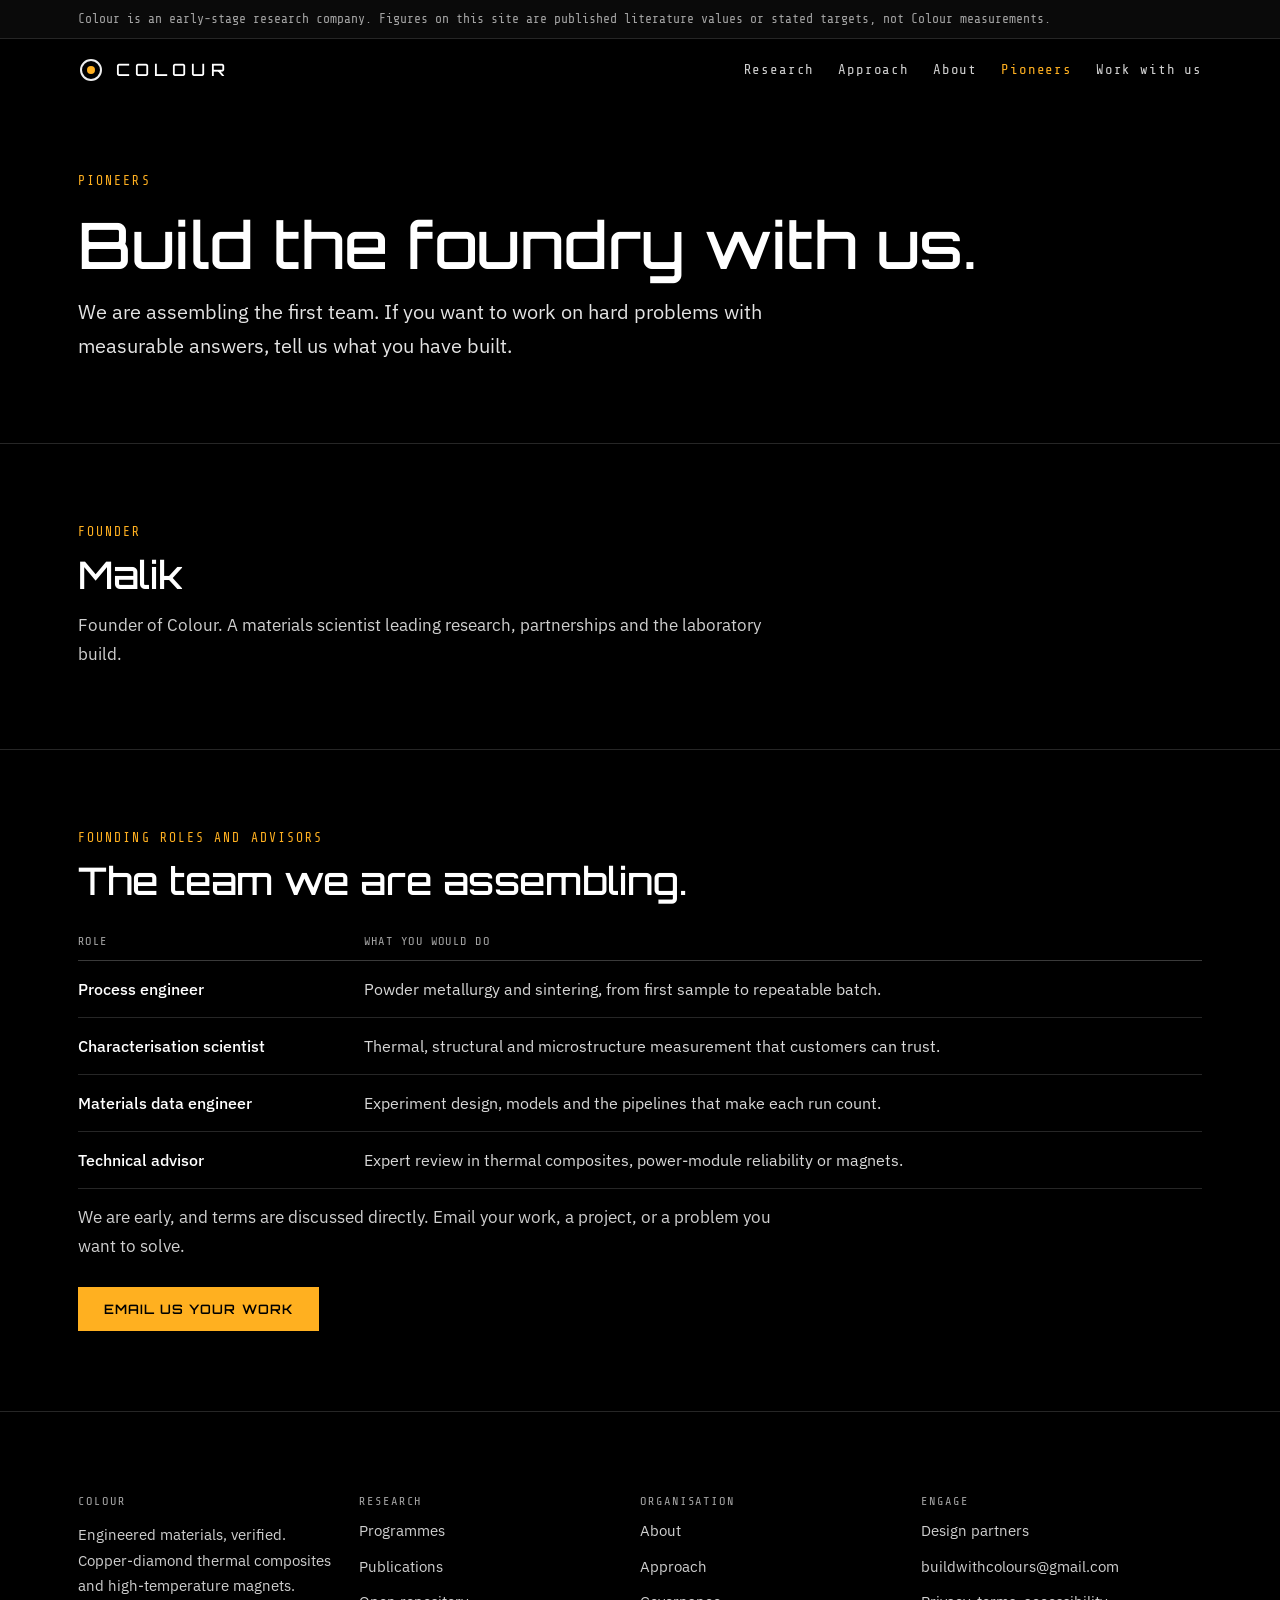
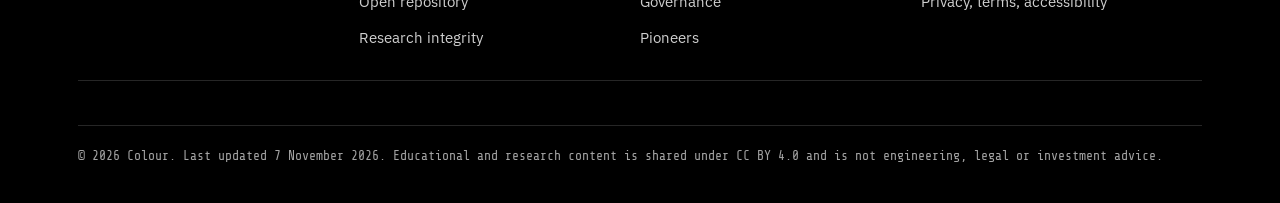
<file: pioneers.html>
<!doctype html>
<html lang="en">
<head>
<meta charset="utf-8">
<meta name="viewport" content="width=device-width,initial-scale=1">
<title>Pioneers | Colour</title>
<meta name="description" content="Founding engineers, scientists and advisors wanted to build a materials foundry.">
<meta name="theme-color" content="#000000">
<meta property="og:title" content="Pioneers | Colour">
<meta property="og:description" content="Founding engineers, scientists and advisors wanted to build a materials foundry.">
<link rel="icon" href="data:image/svg+xml,%3Csvg xmlns='http://www.w3.org/2000/svg' viewBox='0 0 26 26'%3E%3Crect width='26' height='26' fill='%23000'/%3E%3Ccircle cx='13' cy='13' r='9' fill='none' stroke='%23eee' stroke-width='2'/%3E%3Ccircle cx='13' cy='13' r='3.5' fill='%23FFB020'/%3E%3C/svg%3E">
<link rel="preconnect" href="https://fonts.googleapis.com"><link rel="preconnect" href="https://fonts.gstatic.com" crossorigin>
<link href="https://fonts.googleapis.com/css2?family=IBM+Plex+Sans:wght@400;500&family=Orbitron:wght@500;600&family=Share+Tech+Mono&display=swap" rel="stylesheet">
<link rel="stylesheet" href="site.css">
</head>
<body>
<a class="skip" href="#main">Skip to content</a>
<div class="bar"><div class="w">Colour is an early-stage research company. Figures on this site are published literature values or stated targets, not Colour measurements.</div></div>
<header><div class="w hd">
<a class="logo" href="index.html" aria-label="Colour home"><svg width="26" height="26" viewBox="0 0 26 26" aria-hidden="true"><circle cx="13" cy="13" r="10" fill="none" stroke="#EDEDED" stroke-width="2"/><circle cx="13" cy="13" r="4" fill="#FFB020"/></svg>COLOUR</a>
<nav aria-label="Primary"><a href="research.html">Research</a><a href="approach.html">Approach</a><a href="about.html">About</a><a href="pioneers.html" aria-current="page">Pioneers</a><a href="partner.html">Work with us</a></nav>
</div></header>
<main id="main">
<section class="w hero"><p class="k">Pioneers</p><h1>Build the foundry with us.</h1>
<p class="lead">We are assembling the first team. If you want to work on hard problems with measurable answers, tell us what you have built.</p></section>
<section class="s"><div class="w"><p class="k">Founder</p><h2>Malik</h2><p>Founder of Colour. A materials scientist leading research, partnerships and the laboratory build.</p></div></section>
<section class="s"><div class="w"><p class="k">Founding roles and advisors</p><h2>The team we are assembling.</h2>
<div class="tw"><table><thead><tr><th>Role</th><th>What you would do</th></tr></thead><tbody>
<tr><td>Process engineer</td><td>Powder metallurgy and sintering, from first sample to repeatable batch.</td></tr>
<tr><td>Characterisation scientist</td><td>Thermal, structural and microstructure measurement that customers can trust.</td></tr>
<tr><td>Materials data engineer</td><td>Experiment design, models and the pipelines that make each run count.</td></tr>
<tr><td>Technical advisor</td><td>Expert review in thermal composites, power-module reliability or magnets.</td></tr></tbody></table></div>
<p>We are early, and terms are discussed directly. Email your work, a project, or a problem you want to solve.</p>
<p style="margin-top:26px"><a class="btn" href="mailto:buildwithcolours@gmail.com?subject=Colour%3A%20pioneer%20application">Email us your work</a></p></div></section>
</main>
<footer class="ft"><div class="w">
<div class="g4" style="margin-top:0;border-top:0">
<div><h3>Colour</h3><p style="font-size:15px">Engineered materials, verified. Copper-diamond thermal composites and high-temperature magnets.</p></div>
<div><h3>Research</h3><a href="research.html">Programmes</a><a href="research.html#publications">Publications</a><a href="https://github.com/thecolourfoundation/colour-materials-research">Open repository</a><a href="https://github.com/thecolourfoundation/colour-materials-research/blob/main/docs/06-research-integrity.md">Research integrity</a></div>
<div><h3>Organisation</h3><a href="about.html">About</a><a href="approach.html">Approach</a><a href="about.html#governance">Governance</a><a href="pioneers.html">Pioneers</a></div>
<div><h3>Engage</h3><a href="partner.html">Design partners</a><a href="mailto:buildwithcolours@gmail.com">buildwithcolours@gmail.com</a><a href="legal.html">Privacy, terms, accessibility</a></div>
</div>
<p class="fine">&copy; 2026 Colour. Last updated 7 November 2026. Educational and research content is shared under CC BY 4.0 and is not engineering, legal or investment advice.</p>
</div></footer>
</body>
</html>
</file>
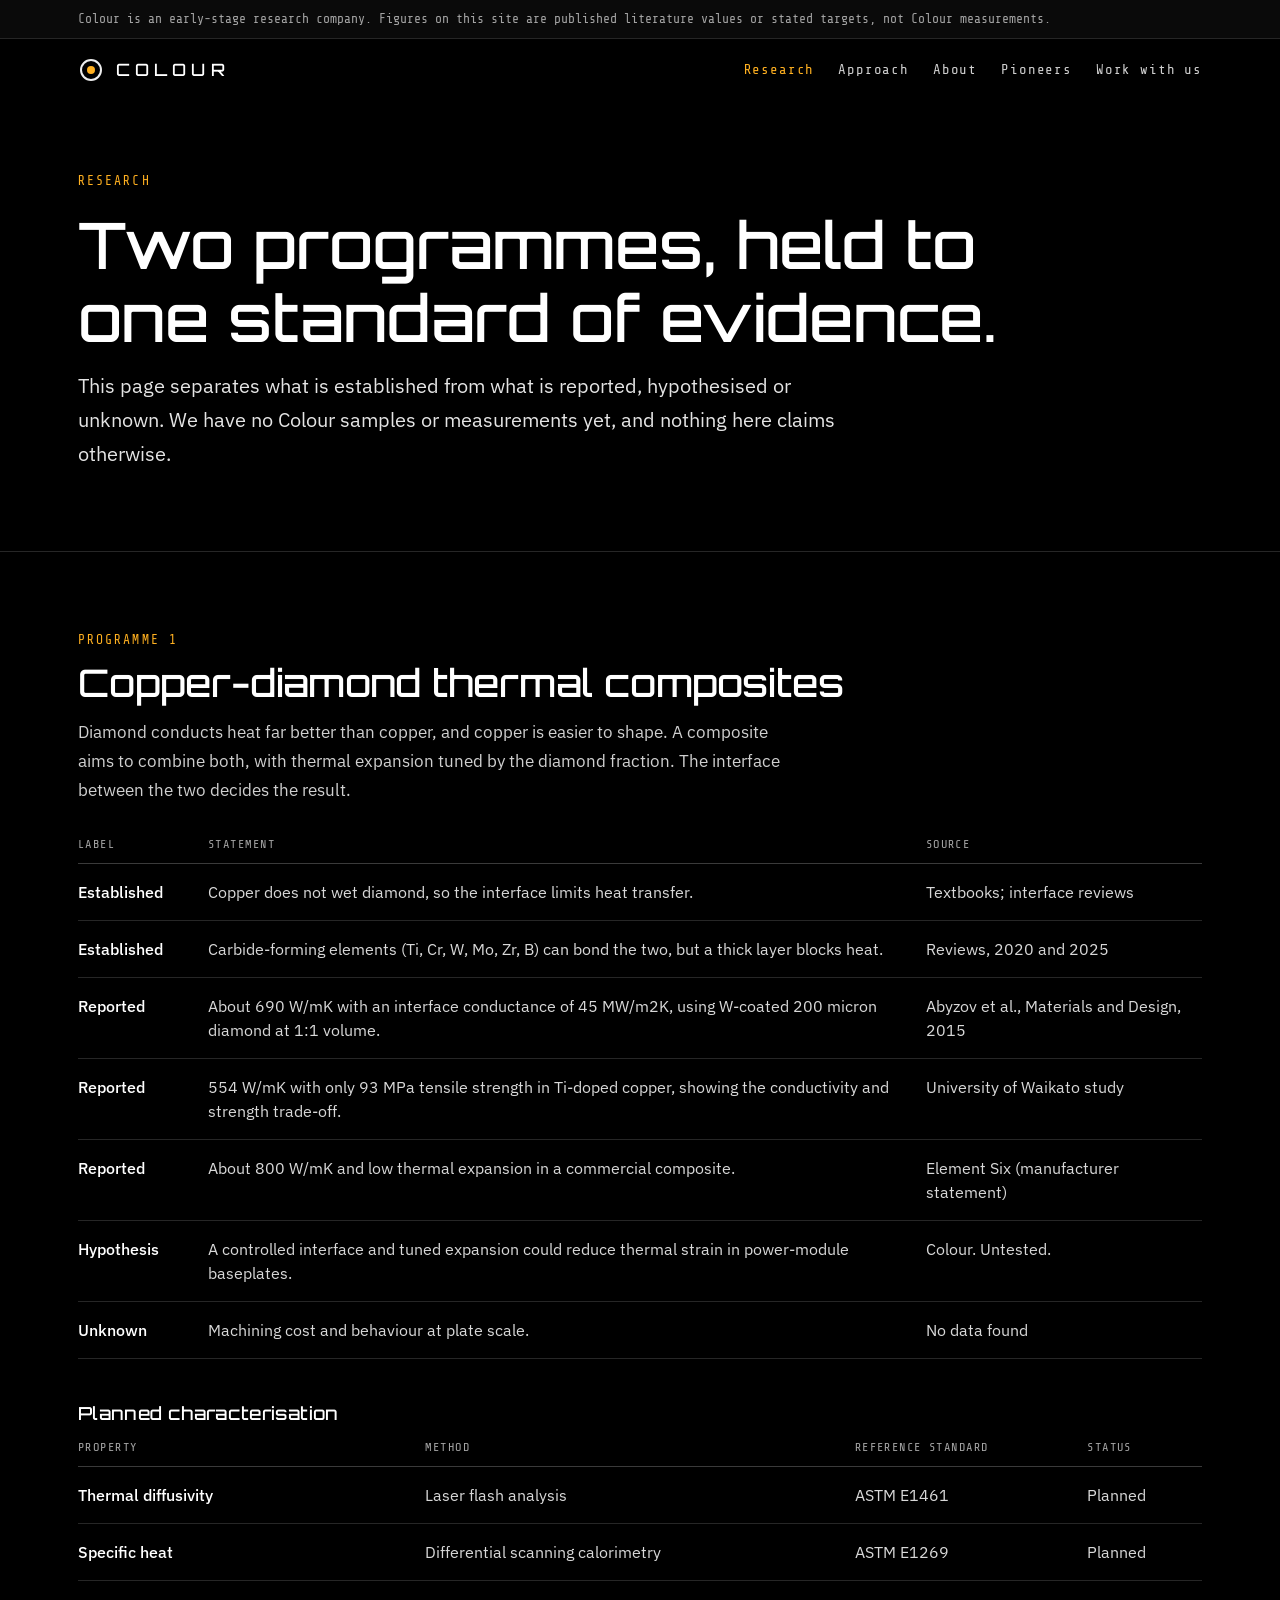
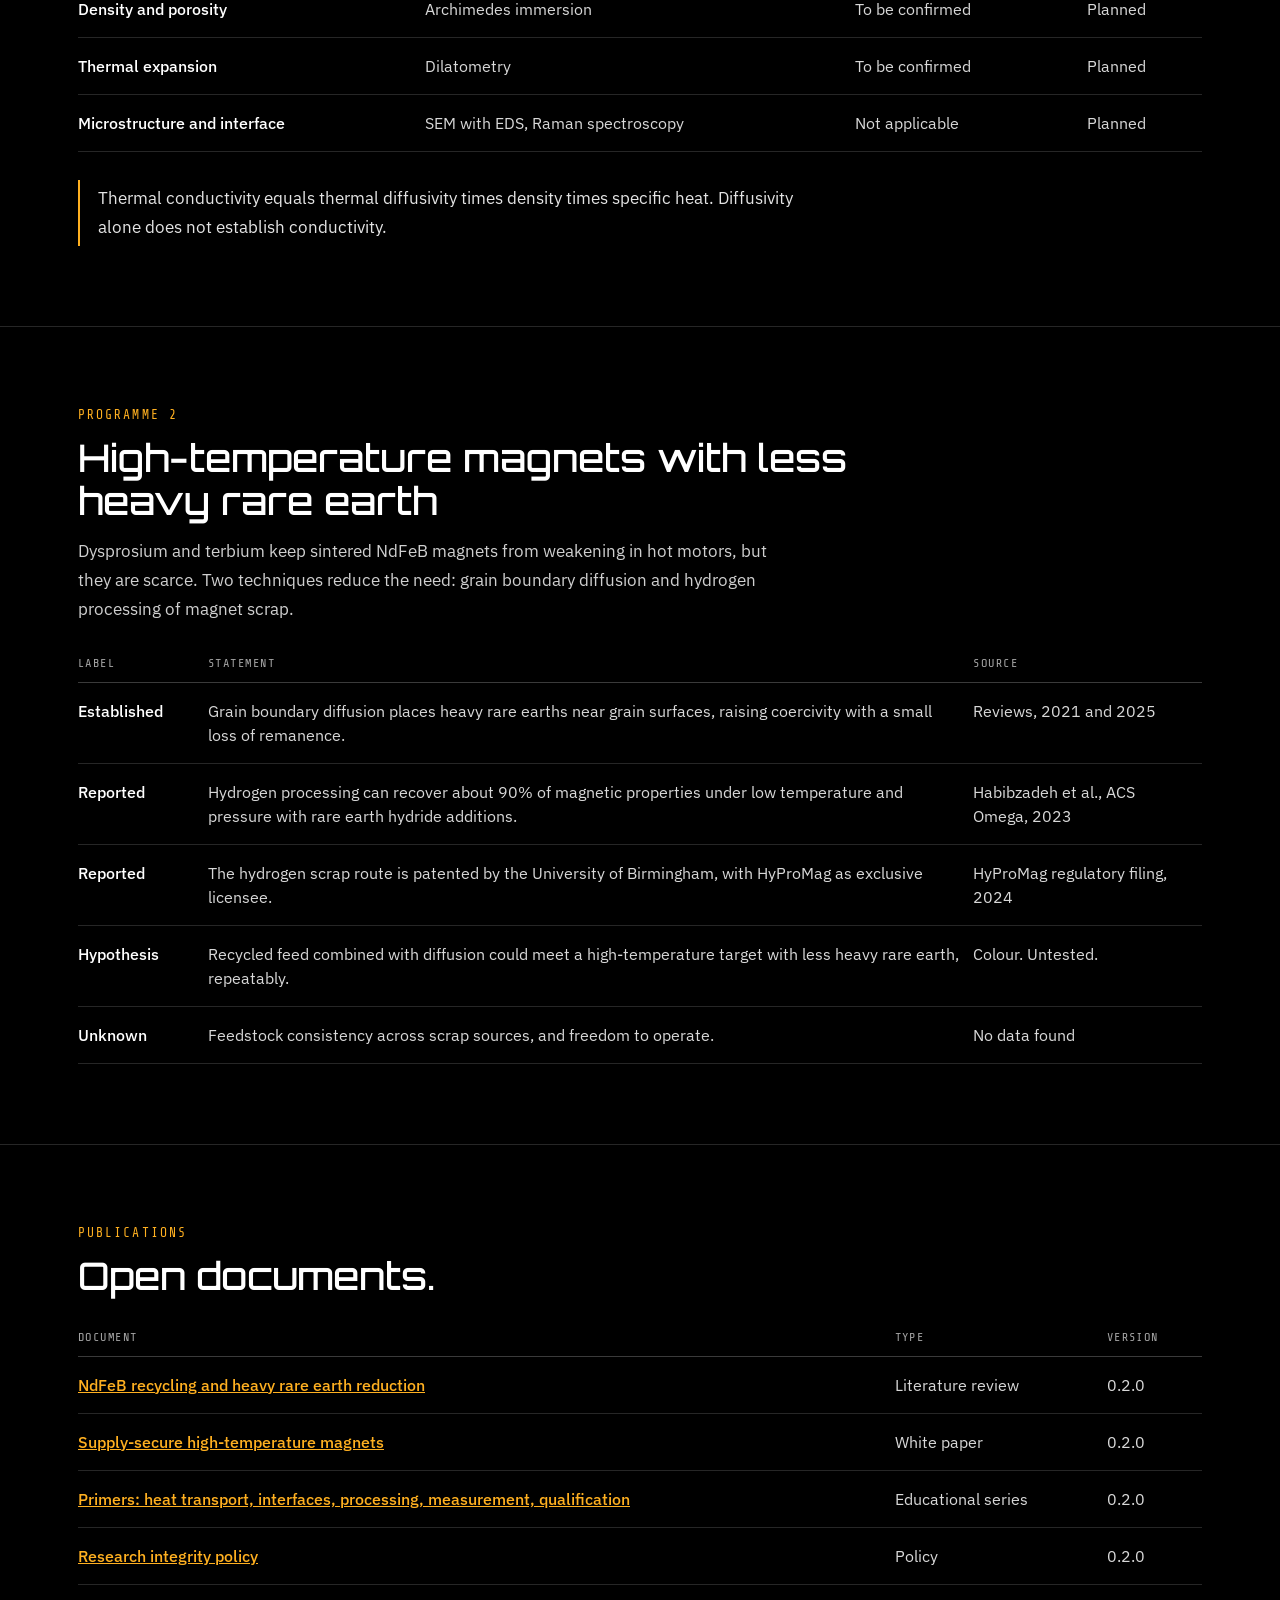
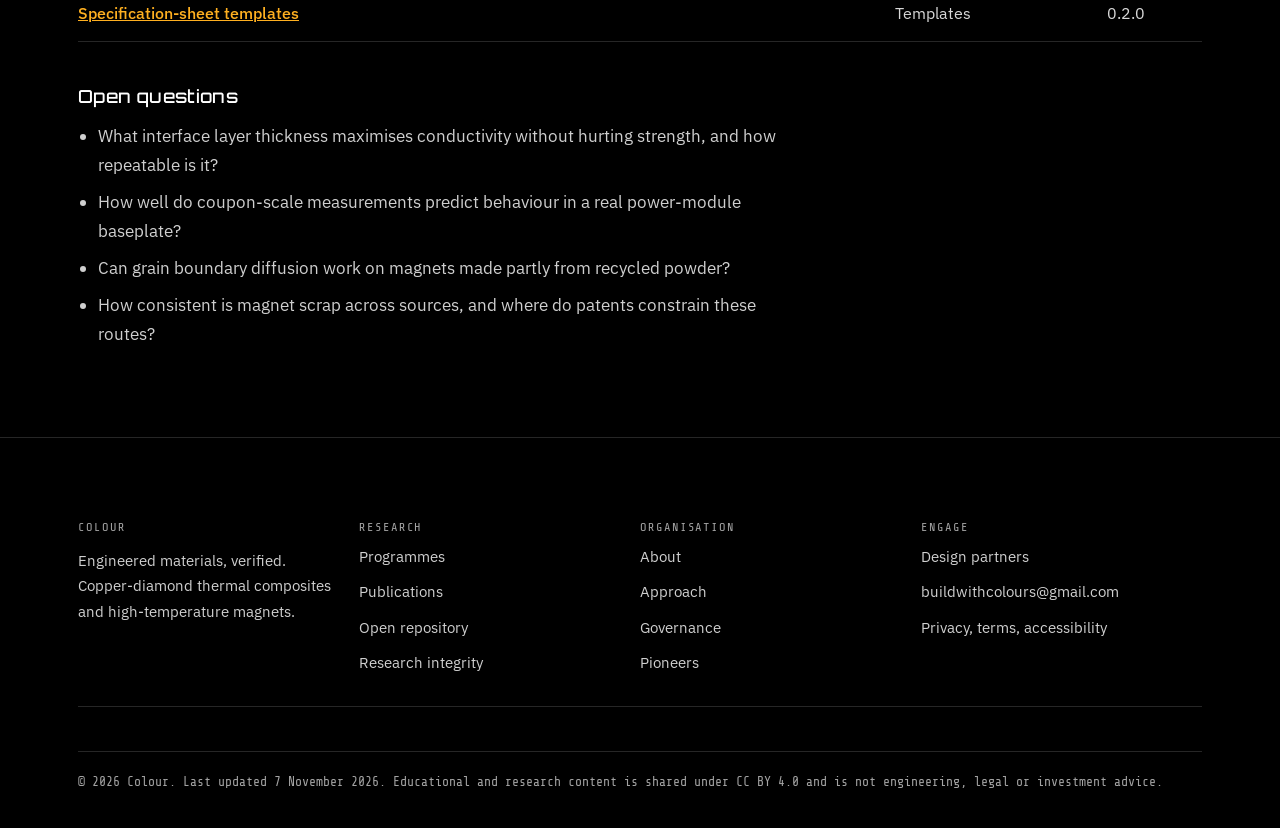
<file: research.html>
<!doctype html>
<html lang="en">
<head>
<meta charset="utf-8">
<meta name="viewport" content="width=device-width,initial-scale=1">
<title>Research | Colour</title>
<meta name="description" content="Thermal composites and high-temperature magnets, with every claim labelled established, reported, hypothesis or unknown.">
<meta name="theme-color" content="#000000">
<meta property="og:title" content="Research | Colour">
<meta property="og:description" content="Thermal composites and high-temperature magnets, with every claim labelled established, reported, hypothesis or unknown.">
<link rel="icon" href="data:image/svg+xml,%3Csvg xmlns='http://www.w3.org/2000/svg' viewBox='0 0 26 26'%3E%3Crect width='26' height='26' fill='%23000'/%3E%3Ccircle cx='13' cy='13' r='9' fill='none' stroke='%23eee' stroke-width='2'/%3E%3Ccircle cx='13' cy='13' r='3.5' fill='%23FFB020'/%3E%3C/svg%3E">
<link rel="preconnect" href="https://fonts.googleapis.com"><link rel="preconnect" href="https://fonts.gstatic.com" crossorigin>
<link href="https://fonts.googleapis.com/css2?family=IBM+Plex+Sans:wght@400;500&family=Orbitron:wght@500;600&family=Share+Tech+Mono&display=swap" rel="stylesheet">
<link rel="stylesheet" href="site.css">
</head>
<body>
<a class="skip" href="#main">Skip to content</a>
<div class="bar"><div class="w">Colour is an early-stage research company. Figures on this site are published literature values or stated targets, not Colour measurements.</div></div>
<header><div class="w hd">
<a class="logo" href="index.html" aria-label="Colour home"><svg width="26" height="26" viewBox="0 0 26 26" aria-hidden="true"><circle cx="13" cy="13" r="10" fill="none" stroke="#EDEDED" stroke-width="2"/><circle cx="13" cy="13" r="4" fill="#FFB020"/></svg>COLOUR</a>
<nav aria-label="Primary"><a href="research.html" aria-current="page">Research</a><a href="approach.html">Approach</a><a href="about.html">About</a><a href="pioneers.html">Pioneers</a><a href="partner.html">Work with us</a></nav>
</div></header>
<main id="main">
<section class="w hero"><p class="k">Research</p><h1>Two programmes, held to one standard of evidence.</h1>
<p class="lead">This page separates what is established from what is reported, hypothesised or unknown. We have no Colour samples or measurements yet, and nothing here claims otherwise.</p></section>
<section class="s"><div class="w"><p class="k">Programme 1</p><h2>Copper-diamond thermal composites</h2>
<p>Diamond conducts heat far better than copper, and copper is easier to shape. A composite aims to combine both, with thermal expansion tuned by the diamond fraction. The interface between the two decides the result.</p>
<div class="tw"><table><thead><tr><th style="width:130px">Label</th><th>Statement</th><th>Source</th></tr></thead><tbody>
<tr><td>Established</td><td>Copper does not wet diamond, so the interface limits heat transfer.</td><td>Textbooks; interface reviews</td></tr>
<tr><td>Established</td><td>Carbide-forming elements (Ti, Cr, W, Mo, Zr, B) can bond the two, but a thick layer blocks heat.</td><td>Reviews, 2020 and 2025</td></tr>
<tr><td>Reported</td><td>About 690 W/mK with an interface conductance of 45 MW/m2K, using W-coated 200 micron diamond at 1:1 volume.</td><td>Abyzov et al., Materials and Design, 2015</td></tr>
<tr><td>Reported</td><td>554 W/mK with only 93 MPa tensile strength in Ti-doped copper, showing the conductivity and strength trade-off.</td><td>University of Waikato study</td></tr>
<tr><td>Reported</td><td>About 800 W/mK and low thermal expansion in a commercial composite.</td><td>Element Six (manufacturer statement)</td></tr>
<tr><td>Hypothesis</td><td>A controlled interface and tuned expansion could reduce thermal strain in power-module baseplates.</td><td>Colour. Untested.</td></tr>
<tr><td>Unknown</td><td>Machining cost and behaviour at plate scale.</td><td>No data found</td></tr></tbody></table></div>
<h3 style="margin-top:44px">Planned characterisation</h3>
<div class="tw" style="margin-top:16px"><table><thead><tr><th>Property</th><th>Method</th><th>Reference standard</th><th>Status</th></tr></thead><tbody>
<tr><td>Thermal diffusivity</td><td>Laser flash analysis</td><td>ASTM E1461</td><td>Planned</td></tr>
<tr><td>Specific heat</td><td>Differential scanning calorimetry</td><td>ASTM E1269</td><td>Planned</td></tr>
<tr><td>Density and porosity</td><td>Archimedes immersion</td><td>To be confirmed</td><td>Planned</td></tr>
<tr><td>Thermal expansion</td><td>Dilatometry</td><td>To be confirmed</td><td>Planned</td></tr>
<tr><td>Microstructure and interface</td><td>SEM with EDS, Raman spectroscopy</td><td>Not applicable</td><td>Planned</td></tr></tbody></table></div>
<p class="note">Thermal conductivity equals thermal diffusivity times density times specific heat. Diffusivity alone does not establish conductivity.</p></div></section>
<section class="s"><div class="w"><p class="k">Programme 2</p><h2>High-temperature magnets with less heavy rare earth</h2>
<p>Dysprosium and terbium keep sintered NdFeB magnets from weakening in hot motors, but they are scarce. Two techniques reduce the need: grain boundary diffusion and hydrogen processing of magnet scrap.</p>
<div class="tw"><table><thead><tr><th style="width:130px">Label</th><th>Statement</th><th>Source</th></tr></thead><tbody>
<tr><td>Established</td><td>Grain boundary diffusion places heavy rare earths near grain surfaces, raising coercivity with a small loss of remanence.</td><td>Reviews, 2021 and 2025</td></tr>
<tr><td>Reported</td><td>Hydrogen processing can recover about 90% of magnetic properties under low temperature and pressure with rare earth hydride additions.</td><td>Habibzadeh et al., ACS Omega, 2023</td></tr>
<tr><td>Reported</td><td>The hydrogen scrap route is patented by the University of Birmingham, with HyProMag as exclusive licensee.</td><td>HyProMag regulatory filing, 2024</td></tr>
<tr><td>Hypothesis</td><td>Recycled feed combined with diffusion could meet a high-temperature target with less heavy rare earth, repeatably.</td><td>Colour. Untested.</td></tr>
<tr><td>Unknown</td><td>Feedstock consistency across scrap sources, and freedom to operate.</td><td>No data found</td></tr></tbody></table></div></div></section>
<section class="s" id="publications"><div class="w"><p class="k">Publications</p><h2>Open documents.</h2>
<div class="tw"><table><thead><tr><th>Document</th><th>Type</th><th>Version</th></tr></thead><tbody>
<tr><td><a href="https://github.com/thecolourfoundation/colour-materials-research/blob/main/reviews/literature-review.md">NdFeB recycling and heavy rare earth reduction</a></td><td>Literature review</td><td>0.2.0</td></tr>
<tr><td><a href="https://github.com/thecolourfoundation/colour-materials-research/blob/main/reviews/white-paper.md">Supply-secure high-temperature magnets</a></td><td>White paper</td><td>0.2.0</td></tr>
<tr><td><a href="https://github.com/thecolourfoundation/colour-materials-research/tree/main/docs">Primers: heat transport, interfaces, processing, measurement, qualification</a></td><td>Educational series</td><td>0.2.0</td></tr>
<tr><td><a href="https://github.com/thecolourfoundation/colour-materials-research/blob/main/docs/06-research-integrity.md">Research integrity policy</a></td><td>Policy</td><td>0.2.0</td></tr>
<tr><td><a href="https://github.com/thecolourfoundation/colour-materials-research/tree/main/templates">Specification-sheet templates</a></td><td>Templates</td><td>0.2.0</td></tr></tbody></table></div>
<h3 style="margin-top:44px">Open questions</h3>
<ul class="l"><li>What interface layer thickness maximises conductivity without hurting strength, and how repeatable is it?</li><li>How well do coupon-scale measurements predict behaviour in a real power-module baseplate?</li><li>Can grain boundary diffusion work on magnets made partly from recycled powder?</li><li>How consistent is magnet scrap across sources, and where do patents constrain these routes?</li></ul></div></section>
</main>
<footer class="ft"><div class="w">
<div class="g4" style="margin-top:0;border-top:0">
<div><h3>Colour</h3><p style="font-size:15px">Engineered materials, verified. Copper-diamond thermal composites and high-temperature magnets.</p></div>
<div><h3>Research</h3><a href="research.html">Programmes</a><a href="research.html#publications">Publications</a><a href="https://github.com/thecolourfoundation/colour-materials-research">Open repository</a><a href="https://github.com/thecolourfoundation/colour-materials-research/blob/main/docs/06-research-integrity.md">Research integrity</a></div>
<div><h3>Organisation</h3><a href="about.html">About</a><a href="approach.html">Approach</a><a href="about.html#governance">Governance</a><a href="pioneers.html">Pioneers</a></div>
<div><h3>Engage</h3><a href="partner.html">Design partners</a><a href="mailto:buildwithcolours@gmail.com">buildwithcolours@gmail.com</a><a href="legal.html">Privacy, terms, accessibility</a></div>
</div>
<p class="fine">&copy; 2026 Colour. Last updated 7 November 2026. Educational and research content is shared under CC BY 4.0 and is not engineering, legal or investment advice.</p>
</div></footer>
</body>
</html>
</file>
<file: site.css>
:root{--fg:#EDEDED;--mu:#A3A3A3;--ac:#FFB020;--ln:#262626}
*{box-sizing:border-box}html{scroll-behavior:smooth}
body{margin:0;background:#000;color:var(--fg);font:400 17px/1.7 "IBM Plex Sans",system-ui,-apple-system,"Segoe UI",Arial,sans-serif}
a{color:var(--ac)}a:hover{color:#FFD27A}
:focus-visible{outline:2px solid var(--ac);outline-offset:3px}
.skip{position:absolute;left:-999px}.skip:focus{left:12px;top:12px;background:var(--ac);color:#000;padding:8px 12px;z-index:9}
.w{max-width:1180px;margin:0 auto;padding:0 28px}
.bar{background:#0A0A0A;border-bottom:1px solid var(--ln);font:400 13px/1.5 "Share Tech Mono",ui-monospace,monospace;color:var(--mu);padding:9px 0}
.hd{display:flex;flex-wrap:wrap;align-items:center;justify-content:space-between;gap:12px 24px;padding-top:18px;padding-bottom:18px}
.logo{display:flex;align-items:center;gap:12px;text-decoration:none;color:#fff;font:500 17px Orbitron,sans-serif;letter-spacing:.3em}
nav{display:flex;flex-wrap:wrap;gap:6px 24px}nav a{color:#CFCFCF;text-decoration:none;font:400 14px "Share Tech Mono",ui-monospace,monospace;letter-spacing:.06em}
nav a:hover,nav a[aria-current]{color:var(--ac)}
.btn{display:inline-block;padding:14px 26px;background:var(--ac);color:#000;font:600 13px Orbitron,sans-serif;letter-spacing:.08em;text-transform:uppercase;text-decoration:none}
.btn:hover{background:#FFD27A;color:#000}.btn.o{background:none;color:var(--fg);border:1px solid #4A4A4A}.btn.o:hover{border-color:var(--ac)}
.k{font:400 13px "Share Tech Mono",ui-monospace,monospace;letter-spacing:.16em;text-transform:uppercase;color:var(--ac);margin:0}
h1,h2,h3{font-family:Orbitron,sans-serif;font-weight:500;line-height:1.15;margin:0;color:#fff}
h1{font-size:clamp(34px,5.4vw,64px);margin-top:20px;max-width:960px}h2{font-size:clamp(25px,3.2vw,38px);margin-top:14px;max-width:820px}h3{font-size:18px;letter-spacing:.02em}
p{margin:14px 0 0;max-width:720px;color:#CFCFCF}.lead{font-size:20px;color:#E4E4E4;max-width:780px}
.s{padding:80px 0;border-top:1px solid var(--ln)}.hero{padding-top:72px;padding-bottom:80px}
.g2{display:grid;grid-template-columns:1fr 2fr;gap:48px}.g2>div,.g3>div,.g4>div{min-width:0}
.g3,.g4{display:grid;gap:0;margin-top:40px;border-top:1px solid var(--ln)}.g3{grid-template-columns:repeat(3,1fr)}.g4{grid-template-columns:repeat(4,1fr)}
.g3>div,.g4>div{padding:26px 28px 30px 0;border-bottom:1px solid var(--ln)}.g3 p,.g4 p{font-size:15.5px}
.ro{display:grid;grid-template-columns:repeat(4,1fr);margin-top:44px;border:1px solid var(--ln)}
.ro>div{padding:22px;border-right:1px solid var(--ln)}.ro>div:last-child{border-right:0}
.ro b{display:block;font:500 42px/1 Orbitron,sans-serif;color:var(--ac)}.ro span{display:block;margin-top:10px;font:400 13px/1.4 "Share Tech Mono",ui-monospace,monospace;color:var(--mu)}
.tw{overflow-x:auto;margin-top:32px}table{width:100%;border-collapse:collapse;font:400 15.5px/1.55 "IBM Plex Sans",system-ui,sans-serif;min-width:640px}
th{font:400 12px "Share Tech Mono",ui-monospace,monospace;text-transform:uppercase;letter-spacing:.12em;color:var(--mu);text-align:left;padding:0 14px 12px 0;border-bottom:1px solid #3A3A3A}
td{padding:16px 14px 16px 0;border-bottom:1px solid var(--ln);vertical-align:top;color:#D8D8D8}td:first-child{color:#fff;font-weight:500}
.n{font:500 14px "Share Tech Mono",ui-monospace,monospace;color:var(--ac)}
ul.l{margin:16px 0 0;padding-left:20px;max-width:720px;color:#CFCFCF}ul.l li{margin:8px 0}
.note{border-left:2px solid var(--ac);padding:4px 0 4px 18px;margin-top:28px;max-width:760px;color:#E4E4E4}
.ft{border-top:1px solid var(--ln);padding:56px 0 36px;font-size:15px}.ft h3{font:400 12px "Share Tech Mono",ui-monospace,monospace;letter-spacing:.16em;text-transform:uppercase;color:var(--mu)}
.ft a{display:block;color:#CFCFCF;text-decoration:none;margin-top:10px}.ft a:hover{color:var(--ac)}
.fine{margin-top:44px;padding-top:20px;border-top:1px solid var(--ln);font:400 13px/1.6 "Share Tech Mono",ui-monospace,monospace;color:var(--mu);max-width:none}
@media(max-width:860px){.g2,.g3,.g4,.ro{grid-template-columns:1fr}.ro>div{border-right:0;border-bottom:1px solid var(--ln)}.s{padding:56px 0}nav{gap:6px 16px}.g3>div,.g4>div{padding-right:0}}
</file>
